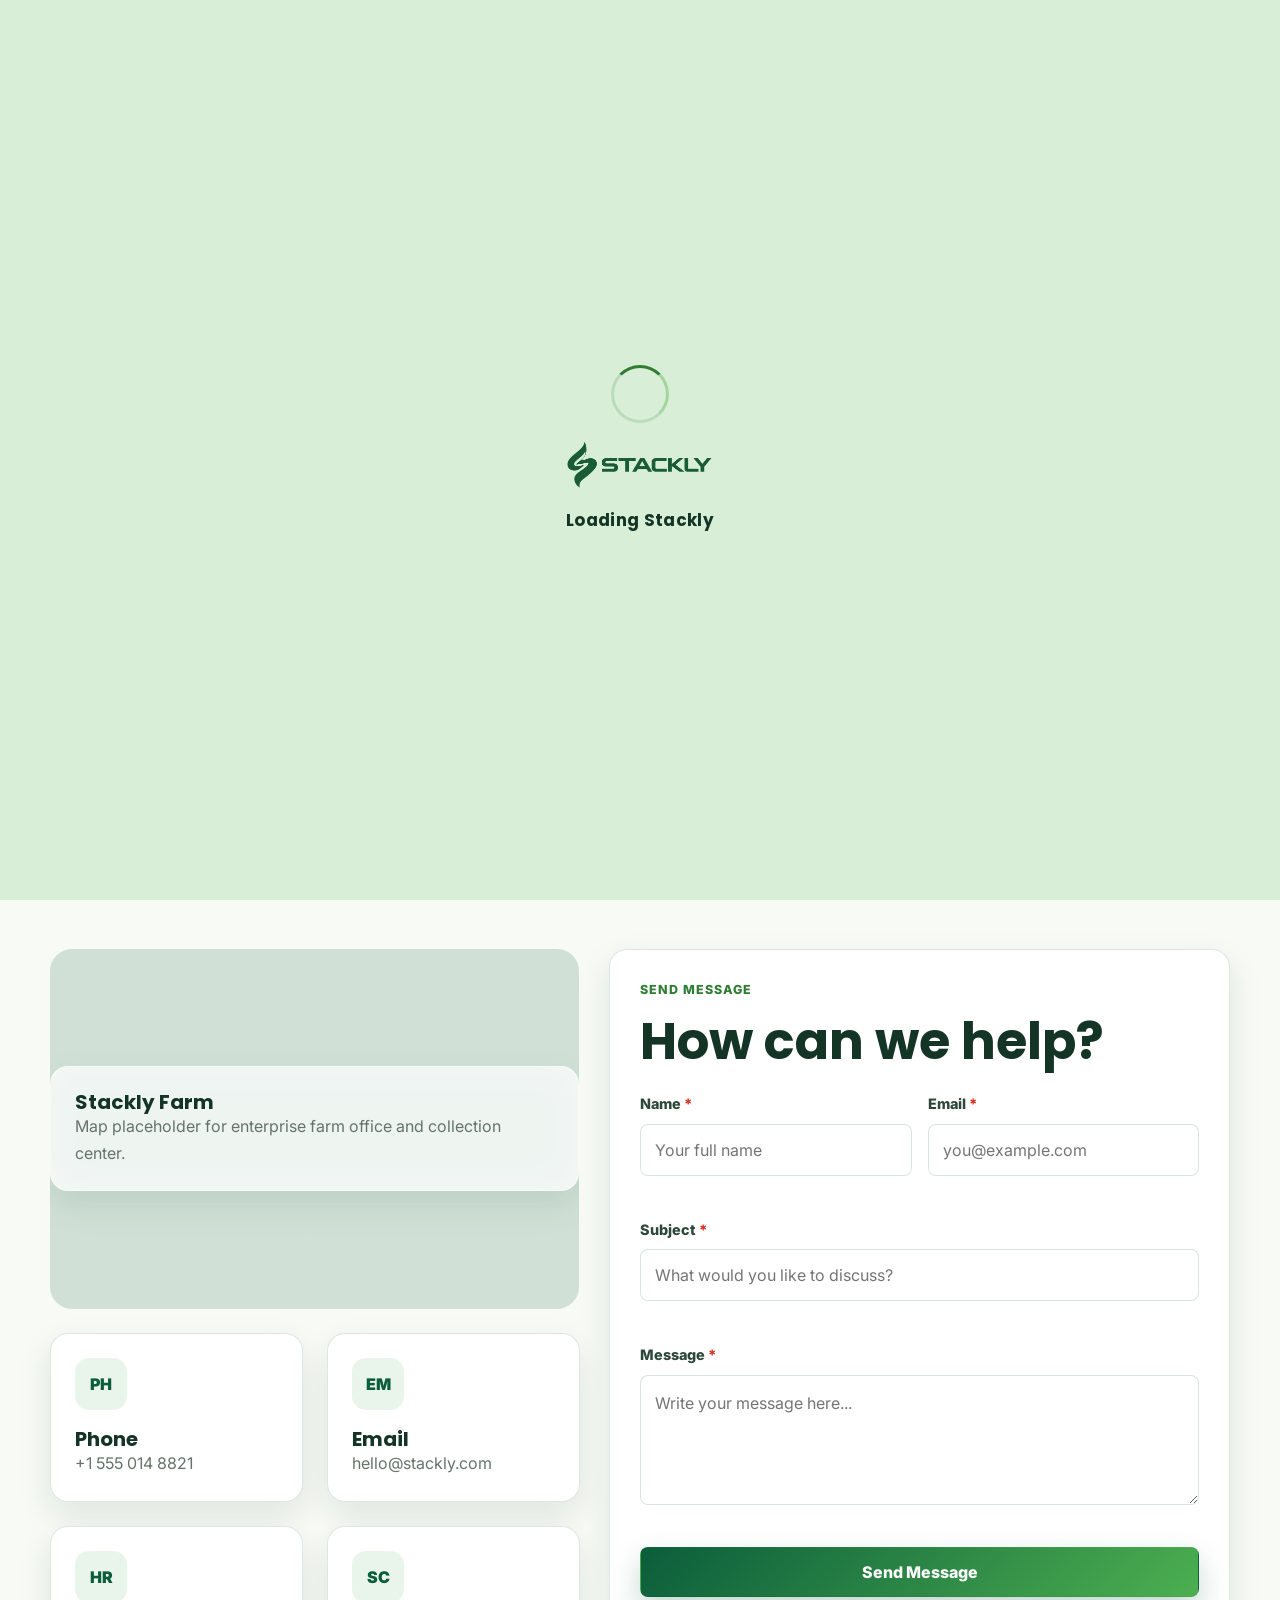
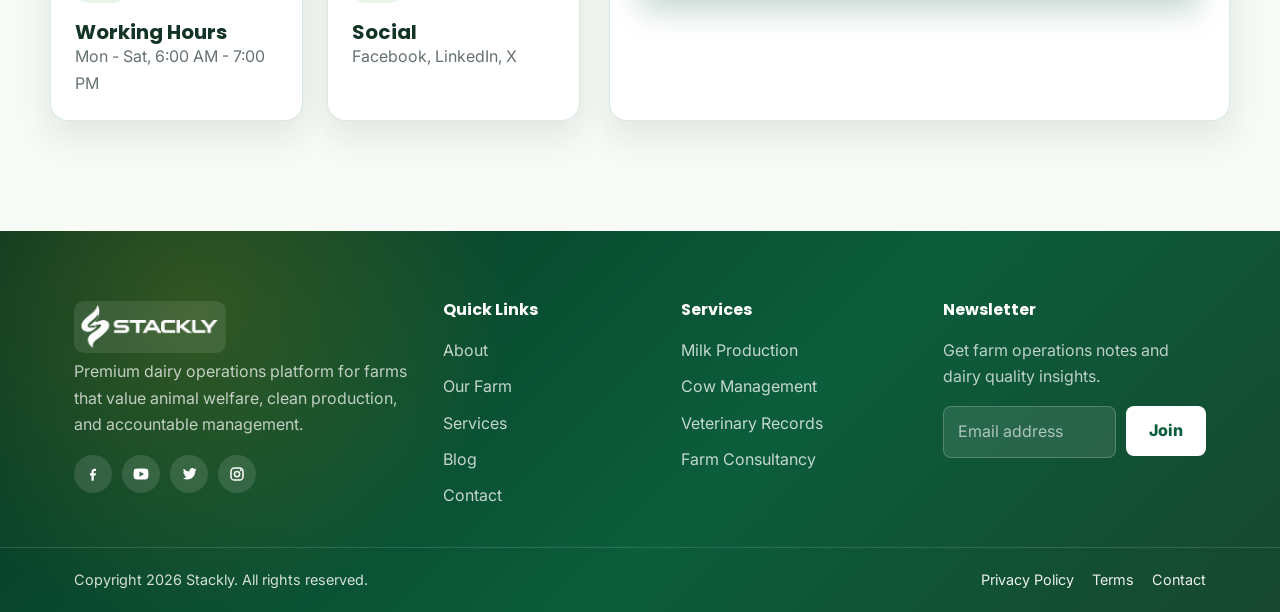
<file: contact.html>
﻿<!DOCTYPE html><html lang="en"><head><meta charset="UTF-8"><meta name="viewport" content="width=device-width, initial-scale=1.0"><meta name="description" content="Contact Stackly for dairy management, farm consultancy, and operations support."><title>Contact | Stackly</title><link rel="stylesheet" href="css/style.css"><link rel="stylesheet" href="css/animations.css"><link rel="stylesheet" href="https://unpkg.com/aos@2.3.4/dist/aos.css"></head><body><script>document.body.classList.add("is-loading");document.body.insertAdjacentHTML("afterbegin", `<div id="stackly-page-loader" class="page-loader" aria-hidden="true"><div class="page-loader-card" role="status" aria-live="polite" aria-label="Loading Stackly"><span class="page-loader-ring" aria-hidden="true"></span><span class="page-loader-logo"><img src="assets/images/logo stackly.webp" alt=""></span><strong>Loading Stackly</strong></div></div>`);</script>
<header class="site-header"><div class="nav-wrap"><a class="brand" href="index.html"><span class="brand-mark"><img src="assets/images/logo stackly.webp" alt="Stackly logo"></span></a><button class="menu-toggle" aria-label="Open navigation" aria-expanded="false"><span></span><span></span><span></span></button><div class="nav-panel"><nav class="nav-links"><a data-nav href="index.html">Home</a><a data-nav href="about.html">About</a><a data-nav href="our-farm.html">Our Farm</a><a data-nav href="services.html">Services</a><a data-nav href="blog.html">Blog</a><a data-nav href="contact.html">Contact</a></nav><div class="nav-actions"><a class="btn-outline" data-nav href="login.html">Login</a><a class="btn-solid" data-nav href="register.html">Register</a></div></div></div></header>
<main class="page-shell"><section class="page-hero" style="background-image:linear-gradient(120deg, rgba(4, 38, 24, 0.34) 0%, rgba(7, 55, 35, 0.2) 52%, rgba(7, 55, 35, 0.1) 100%), url('assets/images/pasture-care-background.webp'); background-size:cover, cover; background-position:center, center; background-repeat:no-repeat, no-repeat;"><div class="container reveal"><p class="section-kicker" style="color:#f7d96b">Contact</p><h1>Talk with the Stackly operations team.</h1><p class="lead">Reach out for dairy management, farm consultancy, or enterprise workflow support.</p></div></section>
<section class="section"><div class="container contact-layout"><div class="reveal"><div class="map-placeholder"><div class="glass card feature-card"><h3>Stackly Farm</h3><p>Map placeholder for enterprise farm office and collection center.</p></div></div><div class="grid-2" style="margin-top:24px"><article class="card feature-card"><span class="icon-box">PH</span><h3>Phone</h3><p>+1 555 014 8821</p></article><article class="card feature-card"><span class="icon-box">EM</span><h3>Email</h3><p>hello@stackly.com</p></article><article class="card feature-card"><span class="icon-box">HR</span><h3>Working Hours</h3><p>Mon - Sat, 6:00 AM - 7:00 PM</p></article><article class="card feature-card"><span class="icon-box">SC</span><h3>Social</h3><p>Facebook, LinkedIn, X</p></article></div></div><form class="card contact-form reveal" id="contactForm"><p class="section-kicker">Send message</p><h2>How can we help?</h2><div class="form-grid" style="margin-top:22px"><div class="form-row"><div class="form-field"><label for="name">Name <span class="required-mark" aria-hidden="true">*</span></label><input id="name" type="text" placeholder="Your full name" required><span class="error-message"></span></div><div class="form-field"><label for="email">Email <span class="required-mark" aria-hidden="true">*</span></label><input id="email" type="email" placeholder="you@example.com" required><span class="error-message"></span></div></div><div class="form-field"><label for="subject">Subject <span class="required-mark" aria-hidden="true">*</span></label><input id="subject" type="text" placeholder="What would you like to discuss?" required><span class="error-message"></span></div><div class="form-field"><label for="message">Message <span class="required-mark" aria-hidden="true">*</span></label><textarea id="message" placeholder="Write your message here..." required></textarea><span class="error-message"></span></div><button class="btn-solid" type="submit">Send Message</button><p class="success-message" aria-live="polite"></p></div></form></div></section></main>
<footer class="site-footer"><div class="footer-grid"><div class="footer-col"><a class="brand" href="index.html"><span class="brand-mark"><img src="assets/images/logo stackly.webp" alt="Stackly logo"></span></a><p>Premium dairy operations platform for farms that value animal welfare, clean production, and accountable management.</p><div class="social-row"><a href="404.html" aria-label="Facebook"><svg viewBox="0 0 24 24" aria-hidden="true"><path d="M14 8h2V5h-2c-2.2 0-4 1.8-4 4v2H8v3h2v7h3v-7h2.4l.6-3h-3V9c0-.6.4-1 1-1Z"/></svg></a><a href="404.html" aria-label="YouTube"><svg viewBox="0 0 24 24" aria-hidden="true"><path d="M21.5 7.2a3 3 0 0 0-2.1-2.1C17.5 4.6 12 4.6 12 4.6s-5.5 0-7.4.5a3 3 0 0 0-2.1 2.1A31.9 31.9 0 0 0 2 12a31.9 31.9 0 0 0 .5 4.8 3 3 0 0 0 2.1 2.1c1.9.5 7.4.5 7.4.5s5.5 0 7.4-.5a3 3 0 0 0 2.1-2.1A31.9 31.9 0 0 0 22 12a31.9 31.9 0 0 0-.5-4.8ZM10 15.5v-7l6 3.5-6 3.5Z"/></svg></a><a href="404.html" aria-label="Twitter"><svg viewBox="0 0 24 24" aria-hidden="true"><path d="M22 5.9c-.7.3-1.4.5-2.2.6.8-.5 1.3-1.2 1.6-2.1-.7.4-1.5.8-2.4.9A3.7 3.7 0 0 0 12.6 8c0 .3 0 .6.1.8A10.5 10.5 0 0 1 5.1 5a3.7 3.7 0 0 0 1.1 4.9c-.6 0-1.2-.2-1.7-.5v.1c0 1.8 1.3 3.3 3 3.6-.5.1-1.1.2-1.7.1.5 1.5 1.9 2.6 3.5 2.6A7.5 7.5 0 0 1 4 17.6a10.5 10.5 0 0 0 5.7 1.7c6.8 0 10.6-5.7 10.6-10.6v-.5c.7-.5 1.3-1.1 1.7-1.8Z"/></svg></a><a href="404.html" aria-label="Instagram"><svg viewBox="0 0 24 24" aria-hidden="true"><rect x="4" y="4" width="16" height="16" rx="4.5" fill="none" stroke="currentColor" stroke-width="2"/><circle cx="12" cy="12" r="3.5" fill="none" stroke="currentColor" stroke-width="2"/><circle cx="17" cy="7" r="1.2"/></svg></a></div></div><div class="footer-col"><h3>Quick Links</h3><ul><li><a href="about.html">About</a></li><li><a href="our-farm.html">Our Farm</a></li><li><a href="services.html">Services</a></li><li><a href="blog.html">Blog</a></li><li><a href="404.html">Contact</a></li></ul></div><div class="footer-col"><h3>Services</h3><ul><li><a href="404.html">Milk Production</a></li><li><a href="404.html">Cow Management</a></li><li><a href="404.html">Veterinary Records</a></li><li><a href="404.html">Farm Consultancy</a></li></ul></div><div class="footer-col"><h3>Newsletter</h3><p>Get farm operations notes and dairy quality insights.</p><form class="newsletter-form" data-newsletter><input type="email" placeholder="Email address" required><button class="btn-light" type="submit">Join</button><span class="success-message"></span></form></div></div><div class="footer-bottom"><div class="footer-bottom-inner"><span>Copyright <span data-year></span> Stackly. All rights reserved.</span><div class="footer-legal"><a href="404.html">Privacy Policy</a><a href="404.html">Terms</a><a href="404.html">Contact</a></div></div></div></footer><button class="back-to-top" aria-label="Back to top">&uarr;</button><script src="js/navigation.js"></script><script src="https://unpkg.com/aos@2.3.4/dist/aos.js"></script><script src="js/animations.js"></script><script src="js/main.js"></script><script>const contactForm=document.querySelector("#contactForm");const contactFields=[...contactForm.querySelectorAll("input,textarea")];const setFieldValidity=(field)=>{const label=contactForm.querySelector(`label[for="${field.id}"]`);const name=label?label.textContent.replace(/\s*\*/,"").trim():field.id; if(field.validity.valueMissing){field.setCustomValidity(`${name} is required.`);}else if(field.validity.typeMismatch){field.setCustomValidity("Please enter a valid email address.");}else{field.setCustomValidity("");}};contactFields.forEach((field)=>{field.addEventListener("invalid",()=>setFieldValidity(field));field.addEventListener("input",function(){this.setCustomValidity("");});field.addEventListener("blur",()=>setFieldValidity(field));});contactForm.addEventListener("submit",function(e){e.preventDefault();contactFields.forEach(setFieldValidity);if(!this.checkValidity()){this.reportValidity();return;}this.querySelector(".success-message").textContent="Message sent. Our farm team will respond soon.";this.reset();contactFields.forEach((field)=>field.setCustomValidity(""));});</script></body></html>
</file>
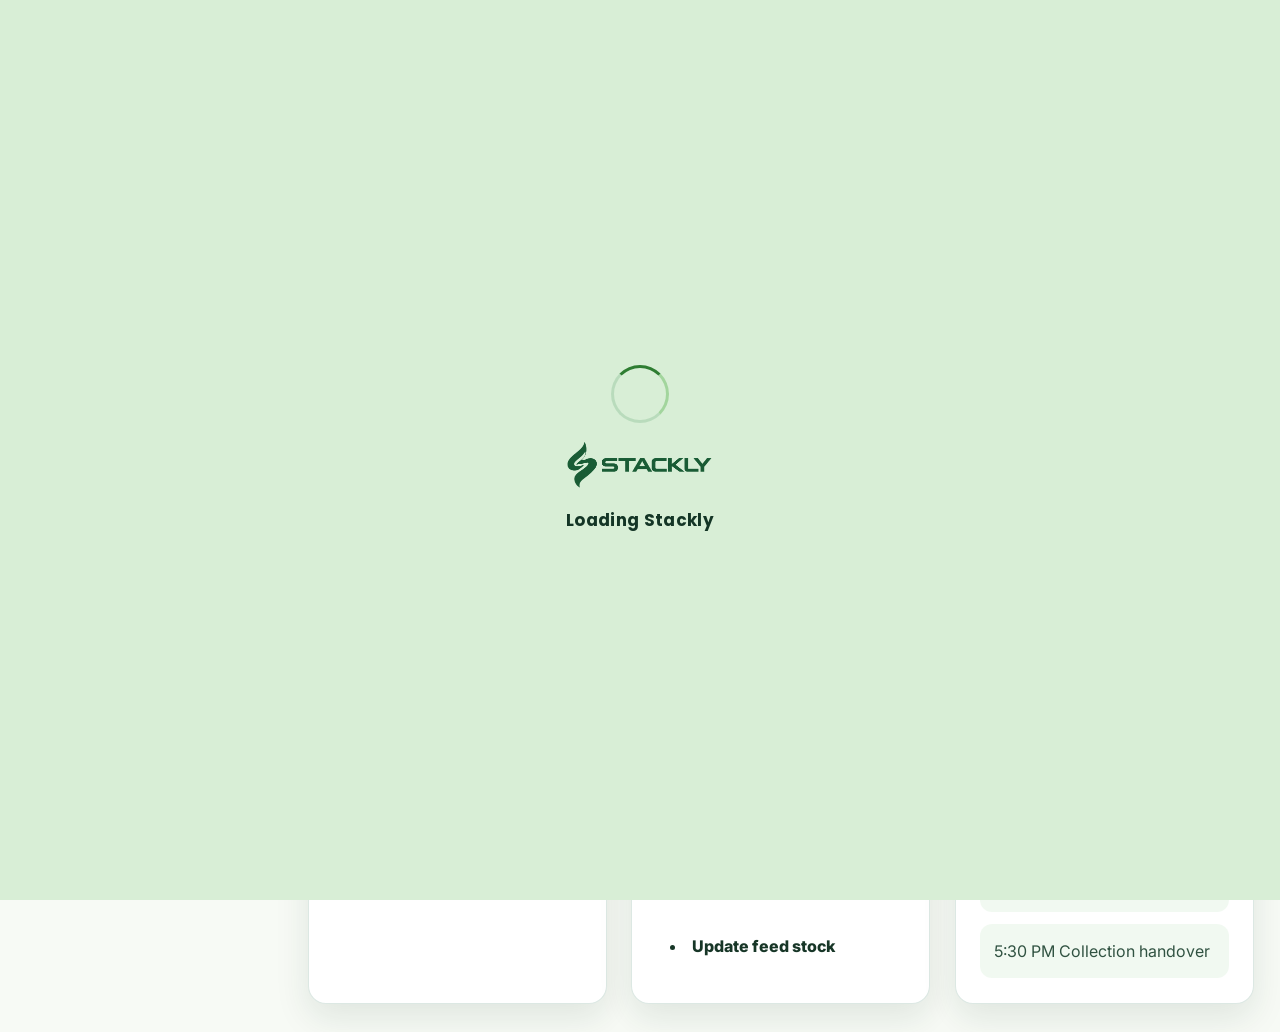
<file: dashboard.html>
<!DOCTYPE html>
<html lang="en">
<head>
  <meta charset="UTF-8">
  <meta name="viewport" content="width=device-width, initial-scale=1.0">
  <meta name="description" content="Stackly premium farm management dashboard.">
  <title>Dashboard | Stackly</title>
  <link rel="stylesheet" href="css/style.css">
  <link rel="stylesheet" href="css/animations.css">
  <link rel="stylesheet" href="https://unpkg.com/aos@2.3.4/dist/aos.css">
</head>
<body class="dashboard-body">
  <script>
    document.body.classList.add("is-loading");
    document.body.insertAdjacentHTML("afterbegin", `
      <div id="stackly-page-loader" class="page-loader" aria-hidden="true">
        <div class="page-loader-card" role="status" aria-live="polite" aria-label="Loading Stackly">
          <span class="page-loader-ring" aria-hidden="true"></span>
          <span class="page-loader-logo">
            <img src="assets/images/logo stackly.webp" alt="">
          </span>
          <strong>Loading Stackly</strong>
        </div>
      </div>
    `);
  </script>
  <main class="dashboard-shell page-shell">
    <aside class="dashboard-sidebar">
      <a class="brand" href="index.html">
        <span class="brand-mark"><img src="assets/images/logo stackly.webp" alt="Stackly logo"></span>
      </a>
      <nav class="dash-nav" aria-label="Dashboard navigation">
        <a href="#" class="active" data-dash-link="overview">Dashboard</a>
        <a href="#" data-dash-link="cows">Cow Management</a>
        <a href="#" data-dash-link="milk">Milk Production</a>
        <a href="#" data-dash-link="employees">Employees</a>
        <a href="#" data-dash-link="feed">Feed Inventory</a>
        <a href="#" data-dash-link="vet">Veterinary Records</a>
        <a href="#" data-dash-link="reports">Reports</a>
        <a href="#" data-dash-link="settings">Settings</a>
        <button type="button" data-logout>Logout</button>
      </nav>
    </aside>
    <div class="dashboard-backdrop" hidden aria-hidden="true"></div>

    <section class="dashboard-main">
      <div class="dashboard-mobile-bar">
        <a class="brand" href="index.html" aria-label="Stackly home">
          <span class="brand-mark"><img src="assets/images/logo stackly.webp" alt="Stackly logo"></span>
        </a>
        <button class="menu-toggle dashboard-menu-toggle" type="button" aria-label="Toggle sidebar menu" aria-expanded="false">
          <span></span><span></span><span></span>
        </button>
      </div>

      <div class="dashboard-topbar">
        <div>
          <p class="section-kicker">Operations overview</p>
          <h1 style="font-size:clamp(2rem,4vw,3.2rem)">Welcome, <span data-welcome-user>Farm Manager</span></h1>
        </div>
        <div class="dashboard-topbar-right">
          <span class="dashboard-email-chip" data-dashboard-email>Not signed in</span>
          <a class="btn-outline" href="404.html">View Website</a>
        </div>
      </div>

      <div data-dash-section="overview">
        <div class="grid-4">
          <article class="card dashboard-card reveal"><p>Daily Milk</p><strong class="stat-number" data-counter="1850" data-suffix=" L">0</strong></article>
          <article class="card dashboard-card reveal"><p>Healthy Cows</p><strong class="stat-number" data-counter="412">0</strong></article>
          <article class="card dashboard-card reveal"><p>Employees</p><strong class="stat-number" data-counter="36">0</strong></article>
          <article class="card dashboard-card reveal"><p>Feed Stock</p><strong class="stat-number" data-counter="84" data-suffix="%">0</strong></article>
        </div>

        <div class="grid-2" style="margin-top:24px">
          <article class="card dashboard-card reveal">
            <h3>Milk Collection Chart</h3>
            <div class="chart-bars">
              <span style="height:62%"></span>
              <span style="height:78%"></span>
              <span style="height:68%"></span>
              <span style="height:88%"></span>
              <span style="height:74%"></span>
              <span style="height:92%"></span>
              <span style="height:81%"></span>
            </div>
          </article>
          <article class="card dashboard-card reveal">
            <h3>Recent Activities</h3>
            <ul class="activity-list">
              <li>Evening collection closed at 912 liters.</li>
              <li>Vet follow-up scheduled for Barn B.</li>
              <li>Feed inventory reorder created for mineral mix.</li>
              <li>Quality lab approved Batch GV-2048.</li>
            </ul>
          </article>
        </div>

        <div class="grid-3" style="margin-top:24px">
          <article class="card dashboard-card reveal">
            <h3>Weather Widget</h3>
            <p>Partly cloudy, 24 C, light wind. Ideal grazing window before 3 PM.</p>
          </article>
          <article class="card dashboard-card reveal">
            <h3>Quick Actions</h3>
            <div class="feature-list">
              <li>Add milk record</li>
              <li>Create vet task</li>
              <li>Update feed stock</li>
            </div>
          </article>
          <article class="card dashboard-card reveal">
            <h3>Calendar & Tasks</h3>
            <ul class="task-list">
              <li>10:00 AM Quality audit</li>
              <li>2:00 PM Breeding review</li>
              <li>5:30 PM Collection handover</li>
            </ul>
          </article>
        </div>
      </div>

      <div data-dash-section="cows" hidden>
        <div class="section-head">
          <div>
            <p class="section-kicker">Cow management</p>
            <h2>Herd profiles and welfare notes</h2>
          </div>
        </div>
        <div class="grid-3">
          <article class="card dashboard-card"><h3>GV-118 Daisy</h3><p>Holstein, lactation day 86, excellent appetite.</p></article>
          <article class="card dashboard-card"><h3>GV-204 Clover</h3><p>Pregnancy check due this week.</p></article>
          <article class="card dashboard-card"><h3>GV-311 Maple</h3><p>Milk yield trending 8% above monthly average.</p></article>
        </div>
      </div>

      <div data-dash-section="milk" hidden>
        <div class="section-head">
          <div>
            <p class="section-kicker">Milk production</p>
            <h2>Collection and quality summary</h2>
          </div>
        </div>
        <div class="grid-3">
          <article class="card dashboard-card"><h3>Morning</h3><strong class="stat-number">938 L</strong></article>
          <article class="card dashboard-card"><h3>Evening</h3><strong class="stat-number">912 L</strong></article>
          <article class="card dashboard-card"><h3>Quality</h3><strong class="stat-number">98%</strong></article>
        </div>
      </div>

      <div data-dash-section="employees" hidden>
        <div class="section-head">
          <div>
            <p class="section-kicker">Employees</p>
            <h2>Shift assignments</h2>
          </div>
        </div>
        <ul class="activity-list">
          <li>Ana - milking lane lead</li>
          <li>Marcus - feed and storage</li>
          <li>Leah - veterinary records</li>
          <li>Owen - quality lab</li>
        </ul>
      </div>

      <div data-dash-section="feed" hidden>
        <div class="section-head">
          <div>
            <p class="section-kicker">Feed inventory</p>
            <h2>Stock and reorder visibility</h2>
          </div>
        </div>
        <div class="grid-3">
          <article class="card dashboard-card"><h3>Silage</h3><p>18 days remaining</p></article>
          <article class="card dashboard-card"><h3>Mineral Mix</h3><p>Reorder required</p></article>
          <article class="card dashboard-card"><h3>Grain</h3><p>Stable supply</p></article>
        </div>
      </div>

      <div data-dash-section="vet" hidden>
        <div class="section-head">
          <div>
            <p class="section-kicker">Veterinary records</p>
            <h2>Care plans and treatments</h2>
          </div>
        </div>
        <ul class="activity-list">
          <li>Vaccination group A completed.</li>
          <li>Hoof care review due Friday.</li>
          <li>Recovery pen observation updated.</li>
        </ul>
      </div>

      <div data-dash-section="reports" hidden>
        <div class="section-head">
          <div>
            <p class="section-kicker">Reports</p>
            <h2>Board-ready operations summaries</h2>
          </div>
        </div>
        <div class="grid-3">
          <article class="card dashboard-card"><h3>Milk Yield Report</h3><p>Daily and weekly production patterns.</p></article>
          <article class="card dashboard-card"><h3>Health Report</h3><p>Treatment and vaccination compliance.</p></article>
          <article class="card dashboard-card"><h3>Cost Report</h3><p>Feed and labor trend overview.</p></article>
        </div>
      </div>

      <div data-dash-section="settings" hidden>
        <div class="section-head">
          <div>
            <p class="section-kicker">Settings</p>
            <h2>Farm workspace controls</h2>
          </div>
        </div>
        <form class="card contact-form" style="max-width:620px">
          <div class="form-grid">
            <div class="form-field"><label>Farm Name</label><input value="Stackly"></div>
            <div class="form-field"><label>Report Email</label><input type="email" value="reports@stackly.com"></div>
            <button class="btn-solid" type="button">Save Settings</button>
          </div>
        </form>
      </div>
    </section>
  </main>

  <script src="js/navigation.js"></script>
  <script src="https://unpkg.com/aos@2.3.4/dist/aos.js"></script>
  <script src="js/animations.js"></script>
  <script src="js/counter.js"></script>
  <script src="js/dashboard.js"></script>
  <script src="js/main.js"></script>
</body>
</html>
</file>
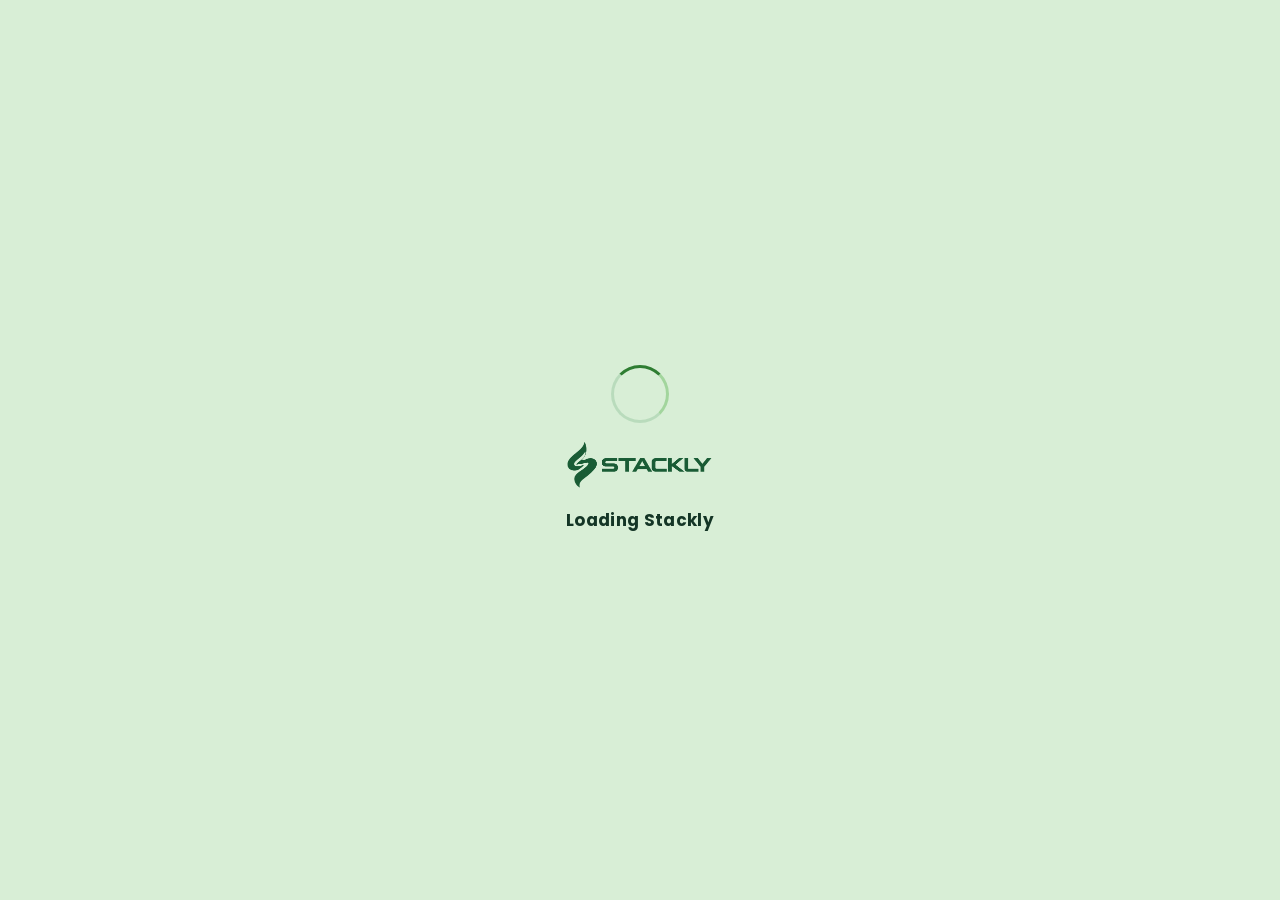
<file: login.html>
<!DOCTYPE html>
<html lang="en">
<head>
  <meta charset="UTF-8">
  <meta name="viewport" content="width=device-width, initial-scale=1.0">
  <meta name="description" content="Login to the Stackly management dashboard.">
  <title>Login | Stackly</title>
  <link rel="stylesheet" href="css/style.css?v=5">
  <link rel="stylesheet" href="css/animations.css">
  <link rel="stylesheet" href="https://unpkg.com/aos@2.3.4/dist/aos.css">
</head>
<body>
  <script>
    document.body.classList.add("is-loading");
    document.body.insertAdjacentHTML("afterbegin", `
      <div id="stackly-page-loader" class="page-loader" aria-hidden="true">
        <div class="page-loader-card" role="status" aria-live="polite" aria-label="Loading Stackly">
          <span class="page-loader-ring" aria-hidden="true"></span>
          <span class="page-loader-logo">
            <img src="assets/images/logo stackly.webp" alt="">
          </span>
          <strong>Loading Stackly</strong>
        </div>
      </div>
    `);
  </script>
  <main class="auth-page page-shell">
    <section class="container auth-layout">
      <div class="auth-copy reveal">
        <a class="auth-logo" href="index.html" aria-label="Stackly home">
          <img src="assets/images/logo stackly.webp" alt="Stackly logo">
        </a>
        <h1>Welcome back to the farm command center.</h1>
        <p class="lead">
          Sign in to review milk collection, herd health, employee tasks, feed inventory, and farm reports.
        </p>

        <div class="auth-highlights" aria-label="Login benefits">
          <div class="auth-highlight">
            <strong>Secure access</strong>
            <span>Role-based login for farm operations.</span>
          </div>
          <div class="auth-highlight">
            <strong>Daily overview</strong>
            <span>Quick access to records, tasks, and alerts.</span>
          </div>
          <div class="auth-highlight">
            <strong>Trusted team use</strong>
            <span>Built for managers, supervisors, and staff.</span>
          </div>
        </div>

      </div>

      <form class="auth-card glass reveal fade-right" id="loginForm" autocomplete="off" novalidate>
        <div class="auth-card-header">
          <p class="section-kicker">Secure login</p>
          <h2>Login</h2>
          <p class="auth-card-note">Choose your role and sign in to continue.</p>
        </div>

        <div class="form-grid auth-form-grid">
          <div class="form-field">
            <label for="email">Email</label>
            <input id="email" type="email" name="login-email" autocomplete="off" autocapitalize="off" spellcheck="false" placeholder="you@example.com" required>
            <span class="error-message"></span>
          </div>

          <div class="form-field">
            <label for="password">Password</label>
            <div class="password-wrap">
              <input id="password" type="password" name="login-password" autocomplete="new-password" autocapitalize="off" spellcheck="false" placeholder="Enter your password" required>
              <button class="toggle-password" type="button" data-target="#password" aria-label="Show password" aria-pressed="false">
                <svg class="icon-eye" viewBox="0 0 24 24" aria-hidden="true"></svg>
              </button>
            </div>
            <span class="error-message"></span>
          </div>

          <div class="form-field">
            <label for="role">Select role</label>
            <select id="role" name="login-role" autocomplete="off" required>
              <option value="" selected disabled>Choose a role</option>
              <option value="manager">Manager</option>
              <option value="supervisor">Supervisor</option>
              <option value="staff">Staff</option>
            </select>
            <span class="error-message"></span>
          </div>

          <div class="auth-tools">
            <label>
              <input id="rememberMe" name="remember-me" type="checkbox" required>
              Remember me
            </label>
            <a href="404.html">Forgot password?</a>
          </div>
          <span class="error-message" id="rememberError"></span>

          <button class="btn-solid auth-submit" type="submit">Login</button>
          <p class="auth-footnote">New to Stackly? <a href="register.html">Create an account</a></p>

          <div class="auth-socials auth-socials--card" aria-label="Social media links">
            <a class="auth-social auth-social--card" href="404.html" aria-label="Facebook">
              <svg viewBox="0 0 24 24" aria-hidden="true">
                <path d="M14 8h2V5h-2c-2.2 0-4 1.8-4 4v2H8v3h2v7h3v-7h2.4l.6-3h-3V9c0-.6.4-1 1-1Z"></path>
              </svg>
            </a>
            <a class="auth-social auth-social--card" href="404.html" aria-label="Instagram">
              <svg viewBox="0 0 24 24" aria-hidden="true">
                <rect x="4" y="4" width="16" height="16" rx="4.5" fill="none" stroke="currentColor" stroke-width="2"></rect>
                <circle cx="12" cy="12" r="3.5" fill="none" stroke="currentColor" stroke-width="2"></circle>
                <circle cx="17" cy="7" r="1.2"></circle>
              </svg>
            </a>
            <a class="auth-social auth-social--card" href="404.html" aria-label="Twitter">
              <svg viewBox="0 0 24 24" aria-hidden="true">
                <path d="M22 5.9c-.7.3-1.4.5-2.2.6.8-.5 1.3-1.2 1.6-2.1-.7.4-1.5.8-2.4.9A3.7 3.7 0 0 0 12.6 8c0 .3 0 .6.1.8A10.5 10.5 0 0 1 5.1 5a3.7 3.7 0 0 0 1.1 4.9c-.6 0-1.2-.2-1.7-.5v.1c0 1.8 1.3 3.3 3 3.6-.5.1-1.1.2-1.7.1.5 1.5 1.9 2.6 3.5 2.6A7.5 7.5 0 0 1 4 17.6a10.5 10.5 0 0 0 5.7 1.7c6.8 0 10.6-5.7 10.6-10.6v-.5c.7-.5 1.3-1.1 1.7-1.8Z"></path>
              </svg>
            </a>
            <a class="auth-social auth-social--card" href="404.html" aria-label="YouTube">
              <svg viewBox="0 0 24 24" aria-hidden="true">
                <rect x="3" y="6" width="18" height="12" rx="4" fill="none" stroke="currentColor" stroke-width="2"></rect>
                <path d="M10 9.5v5l4-2.5-4-2.5Z"></path>
              </svg>
            </a>
          </div>
        </div>
      </form>
    </section>
  </main>

  <script src="js/navigation.js"></script>
  <script src="https://unpkg.com/aos@2.3.4/dist/aos.js"></script>
  <script src="js/animations.js"></script>
  <script src="js/login.js"></script>
  <script src="js/main.js"></script>
</body>
</html>
</file>
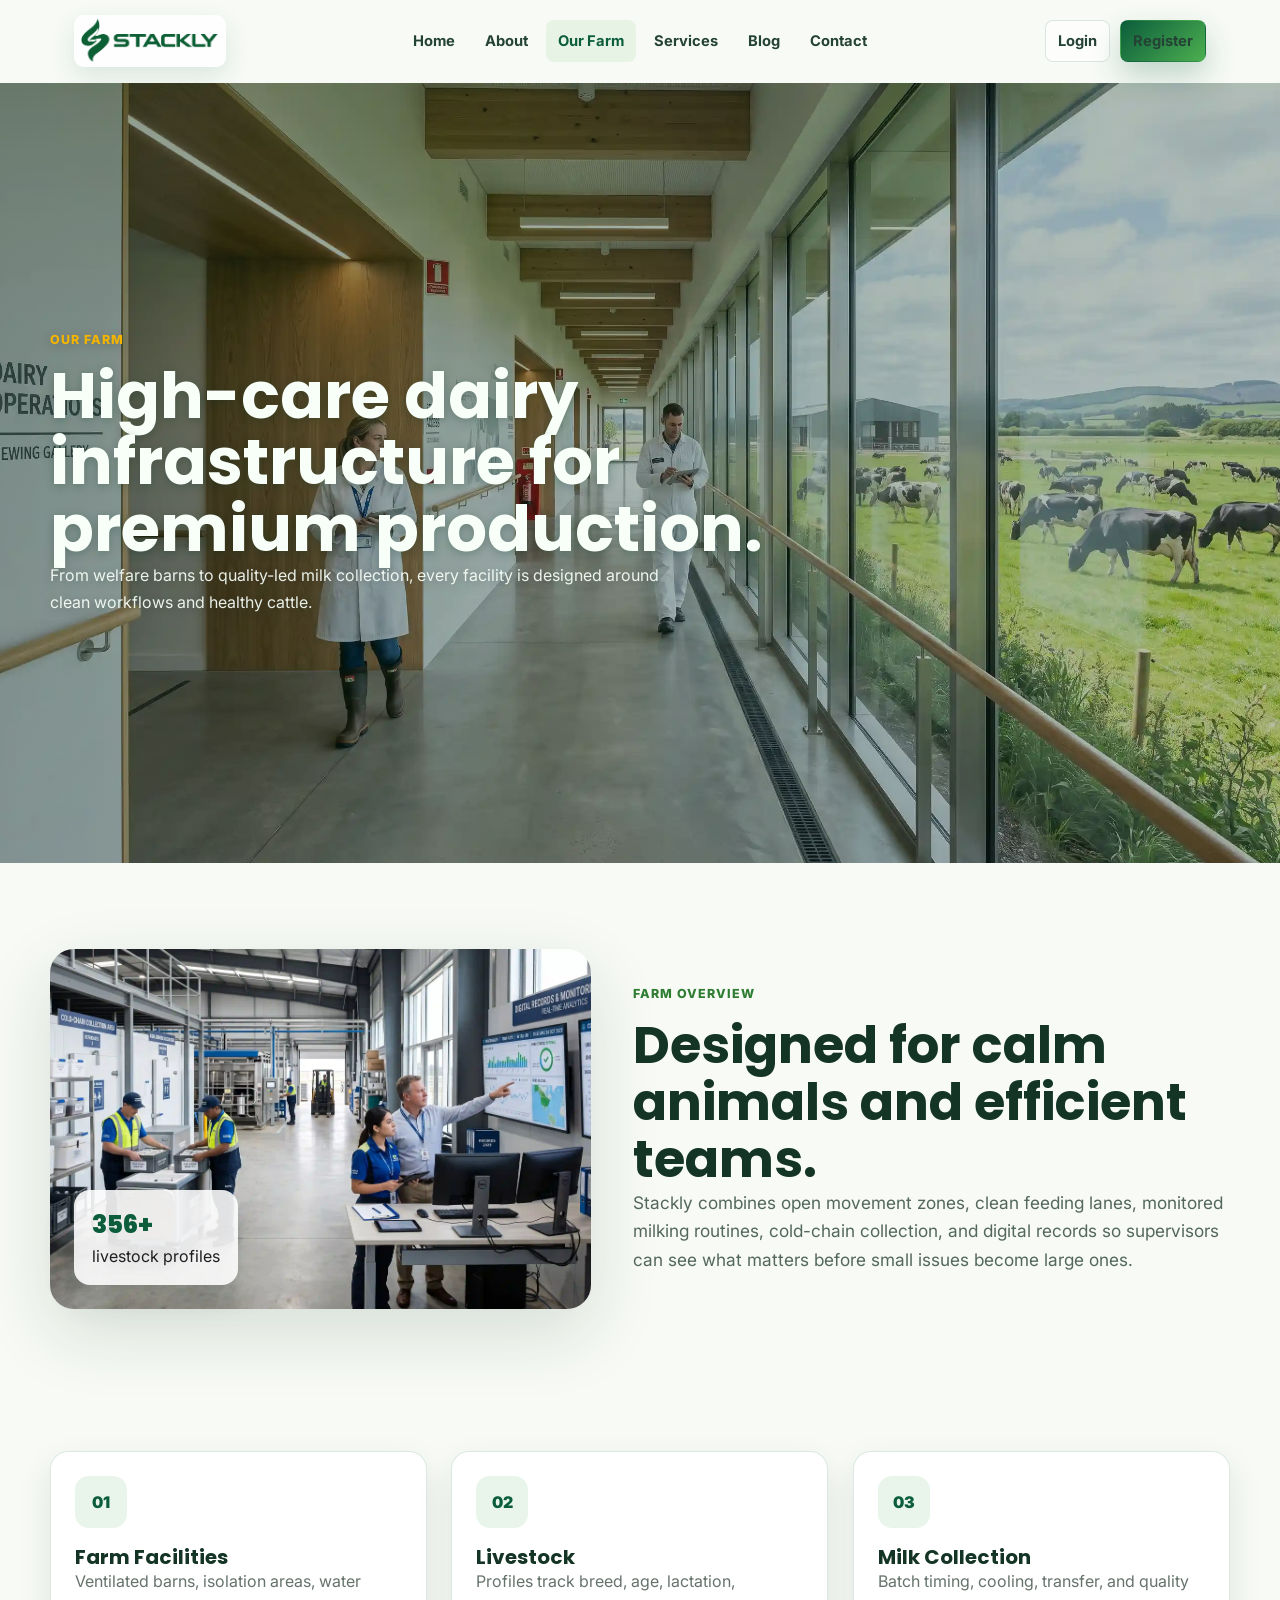
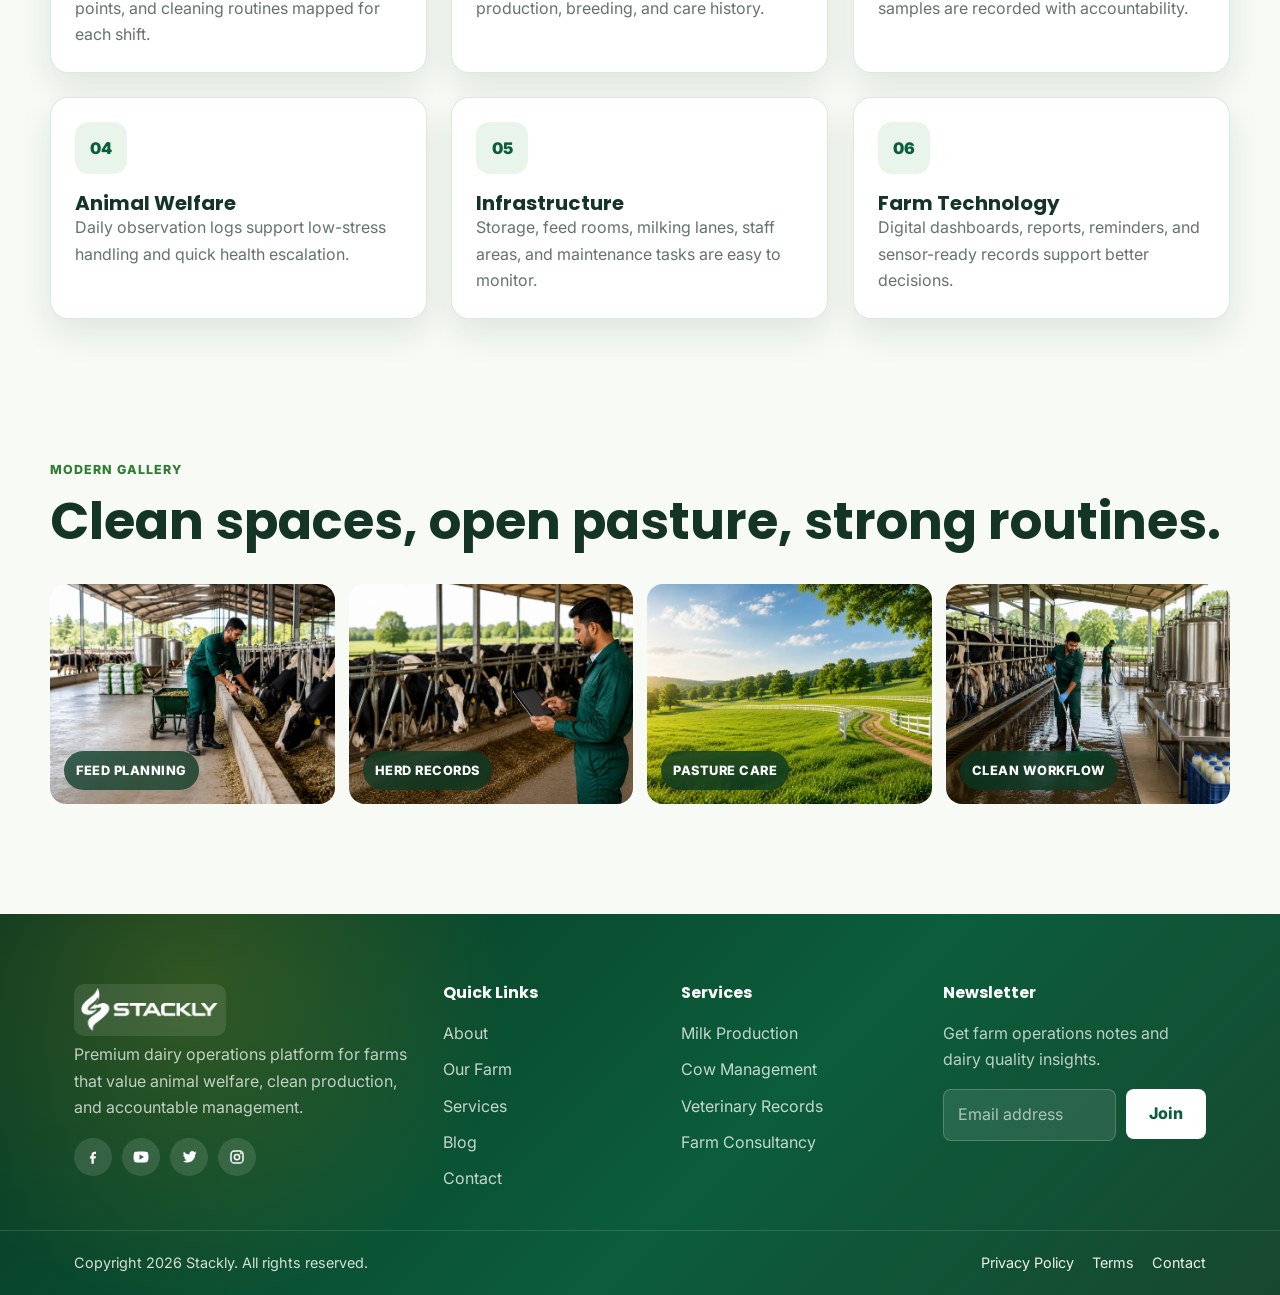
<file: our-farm.html>
<!DOCTYPE html><html lang="en"><head><meta charset="UTF-8"><meta name="viewport" content="width=device-width, initial-scale=1.0"><meta name="description" content="Explore Stackly facilities, livestock, milk collection, welfare, infrastructure, and farm technology."><title>Our Farm | Stackly</title><link rel="stylesheet" href="css/style.css"><link rel="stylesheet" href="css/animations.css"><link rel="stylesheet" href="https://unpkg.com/aos@2.3.4/dist/aos.css"></head><body><script>document.body.classList.add("is-loading");document.body.insertAdjacentHTML("afterbegin", `<div id="stackly-page-loader" class="page-loader" aria-hidden="true"><div class="page-loader-card" role="status" aria-live="polite" aria-label="Loading Stackly"><span class="page-loader-ring" aria-hidden="true"></span><span class="page-loader-logo"><img src="assets/images/logo stackly.webp" alt=""></span><strong>Loading Stackly</strong></div></div>`);</script>
<header class="site-header"><div class="nav-wrap"><a class="brand" href="index.html"><span class="brand-mark"><img src="assets/images/logo stackly.webp" alt="Stackly logo"></span></a><button class="menu-toggle" aria-label="Open navigation" aria-expanded="false"><span></span><span></span><span></span></button><div class="nav-panel"><nav class="nav-links"><a data-nav href="index.html">Home</a><a data-nav href="about.html">About</a><a data-nav href="our-farm.html">Our Farm</a><a data-nav href="services.html">Services</a><a data-nav href="blog.html">Blog</a><a data-nav href="contact.html">Contact</a></nav><div class="nav-actions"><a class="btn-outline" data-nav href="login.html">Login</a><a class="btn-solid" data-nav href="register.html">Register</a></div></div></div></header>
<main class="page-shell"><section class="page-hero" style="background-image:linear-gradient(120deg, rgba(4, 38, 24, 0.34) 0%, rgba(7, 55, 35, 0.2) 52%, rgba(7, 55, 35, 0.1) 100%), url('assets/images/Our_farm_herosection.webp'); background-size:cover, cover; background-position:center, center; background-repeat:no-repeat, no-repeat;"><div class="container reveal"><p class="section-kicker" style="color:#f7d96b">Our farm</p><h1>High-care dairy infrastructure for premium production.</h1><p class="lead">From welfare barns to quality-led milk collection, every facility is designed around clean workflows and healthy cattle.</p></div></section>
<section class="section"><div class="container split"><div class="image-stack reveal fade-left"><img src="assets/images/Farmview.webp" alt="Stackly farm view with clean dairy infrastructure"><div class="image-badge"><strong data-counter="420" data-suffix="+">0</strong><span>livestock profiles</span></div></div><div class="reveal"><p class="section-kicker">Farm overview</p><h2>Designed for calm animals and efficient teams.</h2><p class="lead">Stackly combines open movement zones, clean feeding lanes, monitored milking routines, cold-chain collection, and digital records so supervisors can see what matters before small issues become large ones.</p></div></div></section>
<section class="section compact"><div class="container grid-3"><article class="card feature-card reveal"><span class="icon-box">01</span><h3>Farm Facilities</h3><p>Ventilated barns, isolation areas, water points, and cleaning routines mapped for each shift.</p></article><article class="card feature-card reveal"><span class="icon-box">02</span><h3>Livestock</h3><p>Profiles track breed, age, lactation, production, breeding, and care history.</p></article><article class="card feature-card reveal"><span class="icon-box">03</span><h3>Milk Collection</h3><p>Batch timing, cooling, transfer, and quality samples are recorded with accountability.</p></article><article class="card feature-card reveal"><span class="icon-box">04</span><h3>Animal Welfare</h3><p>Daily observation logs support low-stress handling and quick health escalation.</p></article><article class="card feature-card reveal"><span class="icon-box">05</span><h3>Infrastructure</h3><p>Storage, feed rooms, milking lanes, staff areas, and maintenance tasks are easy to monitor.</p></article><article class="card feature-card reveal"><span class="icon-box">06</span><h3>Farm Technology</h3><p>Digital dashboards, reports, reminders, and sensor-ready records support better decisions.</p></article></div></section>
<section class="section"><div class="container"><div class="section-head reveal"><div><p class="section-kicker">Modern gallery</p><h2>Clean spaces, open pasture, strong routines.</h2></div></div><div class="gallery-grid reveal"><article class="gallery-frame"><img src="assets/images/feed-planning-background.webp" alt="Feed planning landscape"><span class="gallery-label">Feed Planning</span></article><article class="gallery-frame"><img src="assets/images/herd-records-background.webp" alt="Herd records in the dairy farm"><span class="gallery-label">Herd Records</span></article><article class="gallery-frame"><img src="assets/images/pasture-care-background.webp" alt="Pasture care and open green farm"><span class="gallery-label">Pasture Care</span></article><article class="gallery-frame"><img src="assets/images/clean-workflow-quality-led-operations.webp" alt="Clean workflow and quality-led operations"><span class="gallery-label">Clean Workflow</span></article></div></div></section></main>
<footer class="site-footer"><div class="footer-grid"><div class="footer-col"><a class="brand" href="index.html"><span class="brand-mark"><img src="assets/images/logo stackly.webp" alt="Stackly logo"></span></a><p>Premium dairy operations platform for farms that value animal welfare, clean production, and accountable management.</p><div class="social-row"><a href="404.html" aria-label="Facebook"><svg viewBox="0 0 24 24" aria-hidden="true"><path d="M14 8h2V5h-2c-2.2 0-4 1.8-4 4v2H8v3h2v7h3v-7h2.4l.6-3h-3V9c0-.6.4-1 1-1Z"/></svg></a><a href="404.html" aria-label="YouTube"><svg viewBox="0 0 24 24" aria-hidden="true"><path d="M21.5 7.2a3 3 0 0 0-2.1-2.1C17.5 4.6 12 4.6 12 4.6s-5.5 0-7.4.5a3 3 0 0 0-2.1 2.1A31.9 31.9 0 0 0 2 12a31.9 31.9 0 0 0 .5 4.8 3 3 0 0 0 2.1 2.1c1.9.5 7.4.5 7.4.5s5.5 0 7.4-.5a3 3 0 0 0 2.1-2.1A31.9 31.9 0 0 0 22 12a31.9 31.9 0 0 0-.5-4.8ZM10 15.5v-7l6 3.5-6 3.5Z"/></svg></a><a href="404.html" aria-label="Twitter"><svg viewBox="0 0 24 24" aria-hidden="true"><path d="M22 5.9c-.7.3-1.4.5-2.2.6.8-.5 1.3-1.2 1.6-2.1-.7.4-1.5.8-2.4.9A3.7 3.7 0 0 0 12.6 8c0 .3 0 .6.1.8A10.5 10.5 0 0 1 5.1 5a3.7 3.7 0 0 0 1.1 4.9c-.6 0-1.2-.2-1.7-.5v.1c0 1.8 1.3 3.3 3 3.6-.5.1-1.1.2-1.7.1.5 1.5 1.9 2.6 3.5 2.6A7.5 7.5 0 0 1 4 17.6a10.5 10.5 0 0 0 5.7 1.7c6.8 0 10.6-5.7 10.6-10.6v-.5c.7-.5 1.3-1.1 1.7-1.8Z"/></svg></a><a href="404.html" aria-label="Instagram"><svg viewBox="0 0 24 24" aria-hidden="true"><rect x="4" y="4" width="16" height="16" rx="4.5" fill="none" stroke="currentColor" stroke-width="2"/><circle cx="12" cy="12" r="3.5" fill="none" stroke="currentColor" stroke-width="2"/><circle cx="17" cy="7" r="1.2"/></svg></a></div></div><div class="footer-col"><h3>Quick Links</h3><ul><li><a href="about.html">About</a></li><li><a href="our-farm.html">Our Farm</a></li><li><a href="services.html">Services</a></li><li><a href="blog.html">Blog</a></li><li><a href="404.html">Contact</a></li></ul></div><div class="footer-col"><h3>Services</h3><ul><li><a href="404.html">Milk Production</a></li><li><a href="404.html">Cow Management</a></li><li><a href="404.html">Veterinary Records</a></li><li><a href="404.html">Farm Consultancy</a></li></ul></div><div class="footer-col"><h3>Newsletter</h3><p>Get farm operations notes and dairy quality insights.</p><form class="newsletter-form" data-newsletter><input type="email" placeholder="Email address" required><button class="btn-light" type="submit">Join</button><span class="success-message"></span></form></div></div><div class="footer-bottom"><div class="footer-bottom-inner"><span>Copyright <span data-year></span> Stackly. All rights reserved.</span><div class="footer-legal"><a href="404.html">Privacy Policy</a><a href="404.html">Terms</a><a href="404.html">Contact</a></div></div></div></footer><button class="back-to-top" aria-label="Back to top">&uarr;</button><script src="js/navigation.js"></script><script src="https://unpkg.com/aos@2.3.4/dist/aos.js"></script><script src="js/animations.js"></script><script src="js/counter.js"></script><script src="js/main.js"></script></body></html>
</file>
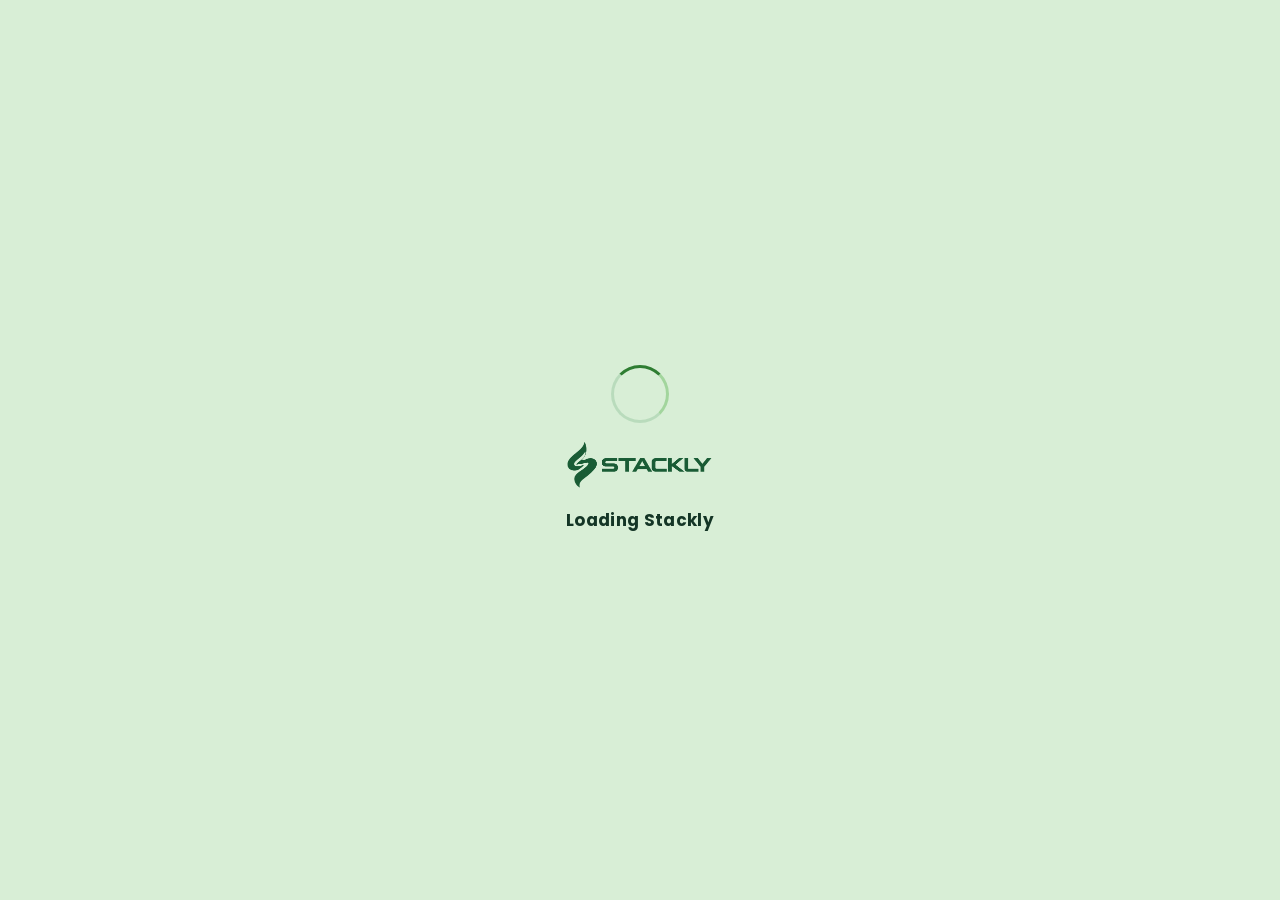
<file: register.html>
<!DOCTYPE html>
<html lang="en">
<head>
  <meta charset="UTF-8">
  <meta name="viewport" content="width=device-width, initial-scale=1.0">
  <meta name="description" content="Register for Stackly farm management access.">
  <title>Register | Stackly</title>
  <link rel="stylesheet" href="css/style.css?v=5">
  <link rel="stylesheet" href="css/animations.css">
  <link rel="stylesheet" href="https://unpkg.com/aos@2.3.4/dist/aos.css">
</head>
<body>
  <script>
    document.body.classList.add("is-loading");
    document.body.insertAdjacentHTML("afterbegin", `
      <div id="stackly-page-loader" class="page-loader" aria-hidden="true">
        <div class="page-loader-card" role="status" aria-live="polite" aria-label="Loading Stackly">
          <span class="page-loader-ring" aria-hidden="true"></span>
          <span class="page-loader-logo">
            <img src="assets/images/logo stackly.webp" alt="">
          </span>
          <strong>Loading Stackly</strong>
        </div>
      </div>
    `);
  </script>
  <main class="auth-page page-shell">
    <section class="container auth-layout">
      <div class="auth-copy reveal">
        <a class="auth-logo" href="index.html" aria-label="Stackly home">
          <img src="assets/images/logo stackly.webp" alt="Stackly logo">
        </a>
        <h1>Create a premium dairy operations account.</h1>
        <p class="lead">
          Register your team lead profile and continue to the login page to access the dashboard.
        </p>
      </div>

      <form class="auth-card glass reveal fade-right" id="registerForm" novalidate>
        <div class="auth-card-header">
          <p class="section-kicker">Create account</p>
          <h2>Register</h2>
          <p class="auth-card-note">Fill in your details to create your account.</p>
        </div>

        <div class="form-grid auth-form-grid">
          <div class="form-row">
            <div class="form-field">
              <label for="firstName">First Name</label>
              <input id="firstName" type="text" name="first-name" autocomplete="given-name" autocapitalize="words" spellcheck="false" placeholder="Enter first name" required>
              <span class="error-message"></span>
            </div>
            <div class="form-field">
              <label for="lastName">Last Name</label>
              <input id="lastName" type="text" name="last-name" autocomplete="family-name" autocapitalize="words" spellcheck="false" placeholder="Enter last name" required>
              <span class="error-message"></span>
            </div>
          </div>

          <div class="form-row">
            <div class="form-field">
              <label for="email">Email</label>
              <input id="email" type="email" name="email" autocomplete="email" autocapitalize="off" spellcheck="false" placeholder="you@example.com" required>
              <span class="error-message"></span>
            </div>
            <div class="form-field">
              <label for="phone">Phone</label>
              <input id="phone" type="tel" name="phone" autocomplete="tel" inputmode="numeric" pattern="[0-9]{10,15}" maxlength="15" placeholder="Enter phone number" required>
              <span class="error-message"></span>
            </div>
          </div>

          <div class="form-row">
            <div class="form-field">
              <label for="password">Password</label>
              <div class="password-wrap">
                <input id="password" type="password" name="password" autocomplete="new-password" autocapitalize="off" spellcheck="false" placeholder="Create a password" required>
                <button class="toggle-password" type="button" data-target="#password" aria-label="Show password" aria-pressed="false">
                  <svg class="icon-eye" viewBox="0 0 24 24" aria-hidden="true"></svg>
                </button>
              </div>
              <span class="error-message"></span>
            </div>

            <div class="form-field">
              <label for="confirmPassword">Confirm Password</label>
              <div class="password-wrap">
                <input id="confirmPassword" type="password" name="confirm-password" autocomplete="new-password" autocapitalize="off" spellcheck="false" placeholder="Confirm your password" required>
                <button class="toggle-password" type="button" data-target="#confirmPassword" aria-label="Show password" aria-pressed="false">
                  <svg class="icon-eye" viewBox="0 0 24 24" aria-hidden="true"></svg>
                </button>
              </div>
              <span class="error-message"></span>
            </div>
          </div>

          <div class="check-row">
            <label><input id="terms" name="terms" type="checkbox" required> I accept the farm data policy</label>
          </div>
          <span class="error-message" id="termsError"></span>

          <button class="btn-solid auth-submit" type="submit">Create Account</button>
          <p class="auth-footnote">Already have an account? <a href="login.html">Login</a></p>
        </div>
      </form>
    </section>
  </main>

  <script src="js/navigation.js"></script>
  <script src="https://unpkg.com/aos@2.3.4/dist/aos.js"></script>
  <script src="js/animations.js"></script>
  <script src="js/login.js"></script>
  <script src="js/register.js"></script>
  <script src="js/main.js"></script>
</body>
</html>
</file>
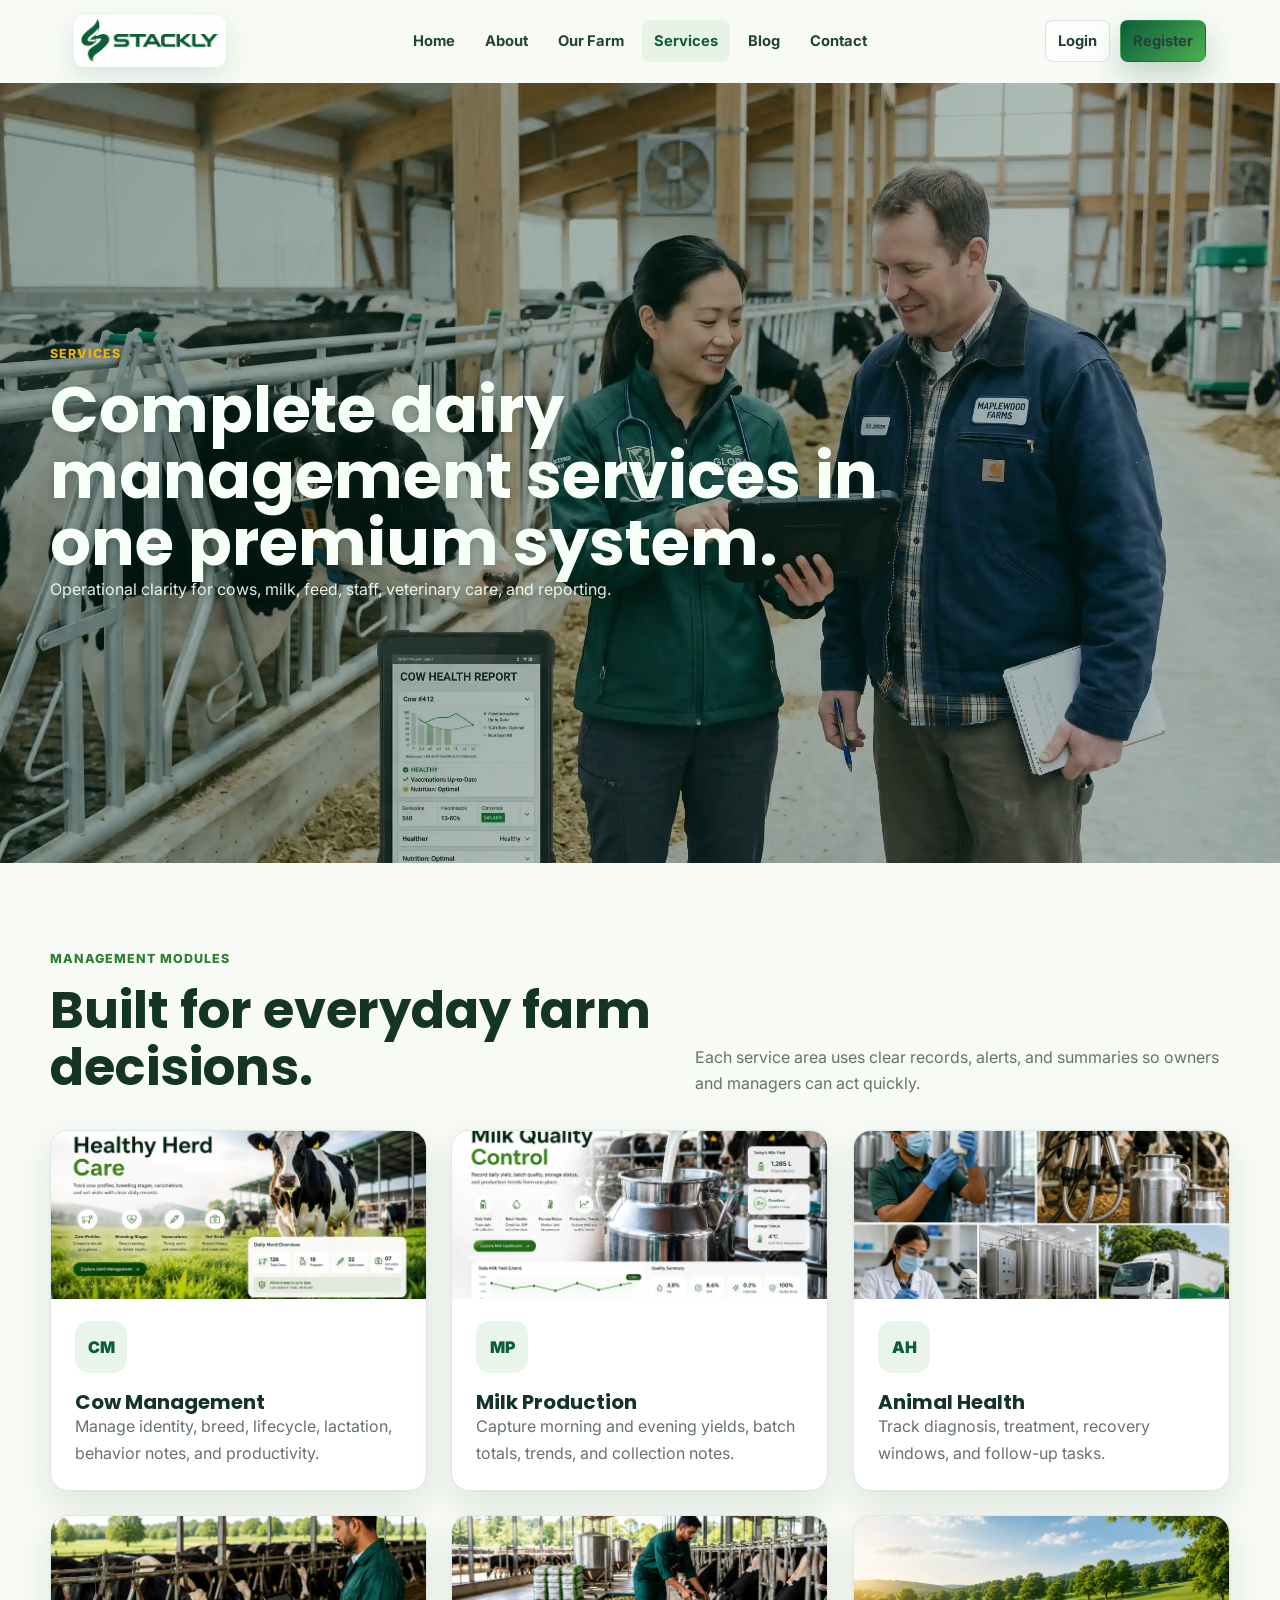
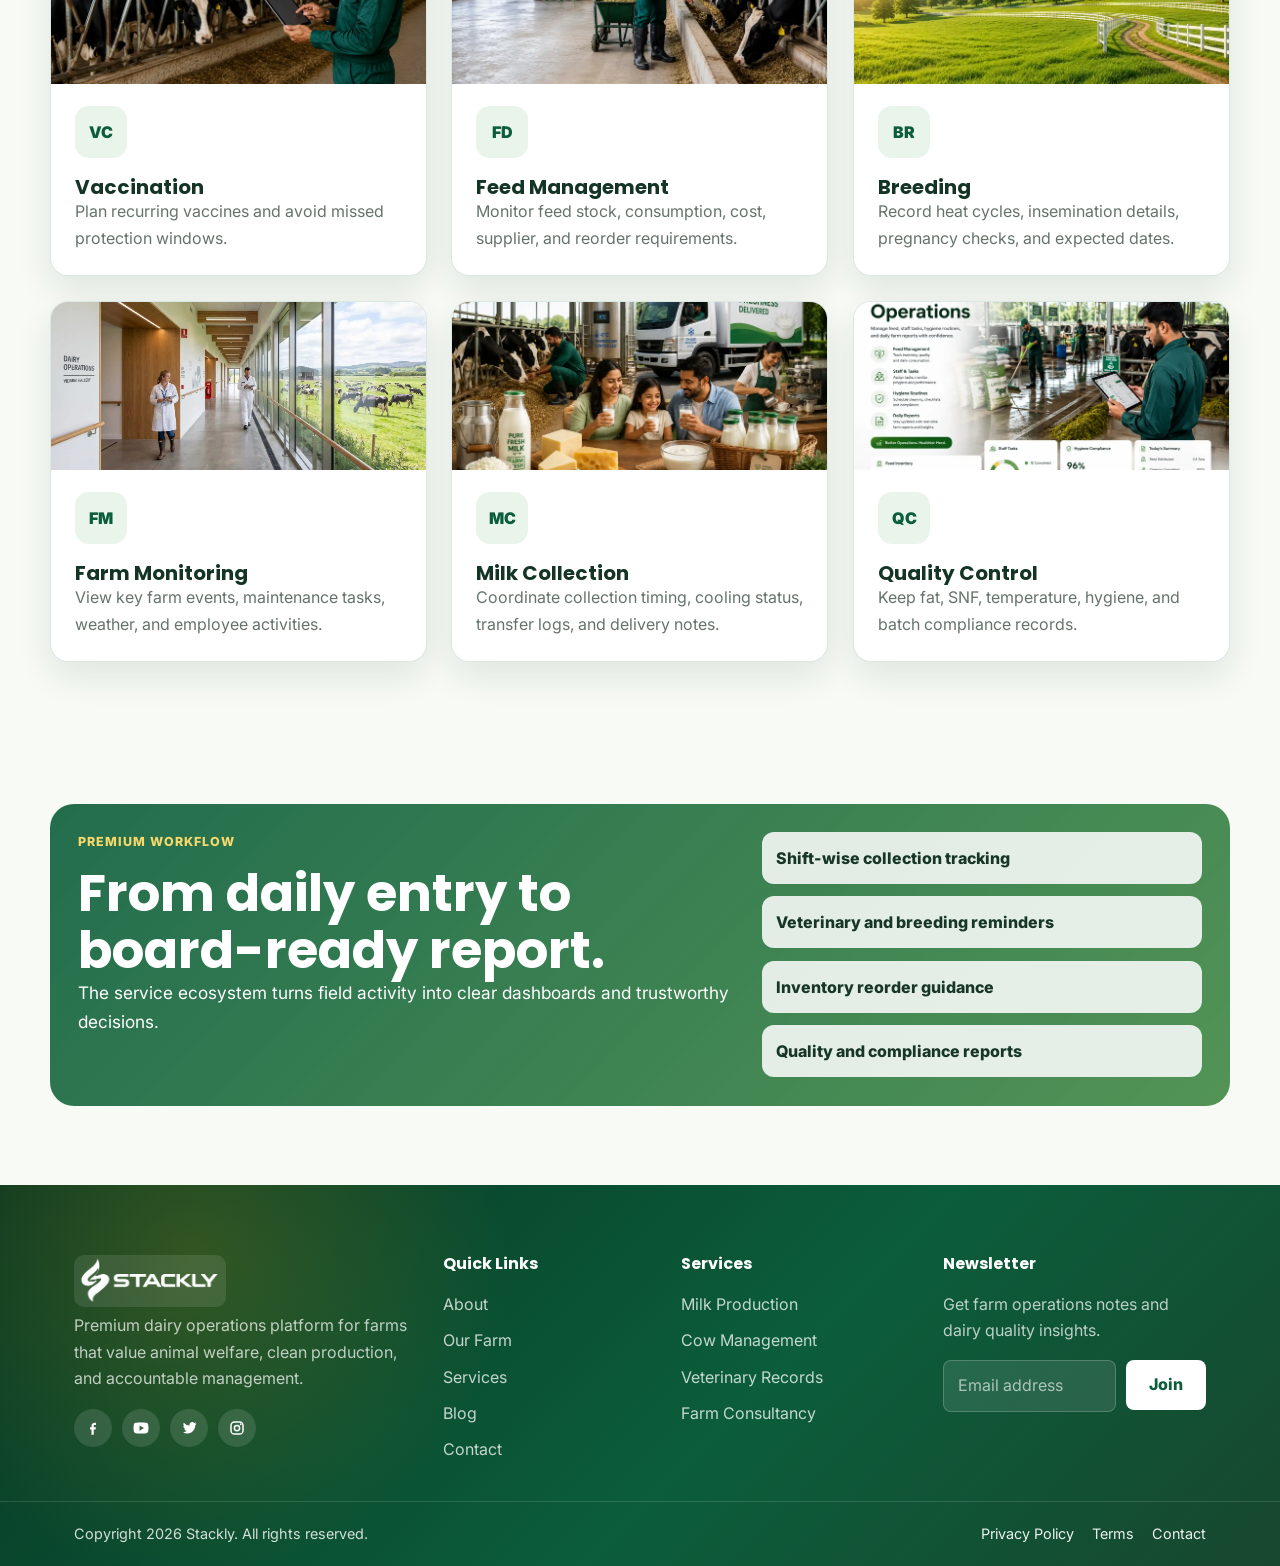
<file: services.html>
<!DOCTYPE html><html lang="en"><head><meta charset="UTF-8"><meta name="viewport" content="width=device-width, initial-scale=1.0"><meta name="description" content="Dairy farm management services for cattle, milk production, health, feed, breeding, monitoring, and quality control."><title>Services | Stackly</title><link rel="stylesheet" href="css/style.css"><link rel="stylesheet" href="css/animations.css"><link rel="stylesheet" href="https://unpkg.com/aos@2.3.4/dist/aos.css"></head><body><script>document.body.classList.add("is-loading");document.body.insertAdjacentHTML("afterbegin", `<div id="stackly-page-loader" class="page-loader" aria-hidden="true"><div class="page-loader-card" role="status" aria-live="polite" aria-label="Loading Stackly"><span class="page-loader-ring" aria-hidden="true"></span><span class="page-loader-logo"><img src="assets/images/logo stackly.webp" alt=""></span><strong>Loading Stackly</strong></div></div>`);</script>
<header class="site-header"><div class="nav-wrap"><a class="brand" href="index.html"><span class="brand-mark"><img src="assets/images/logo stackly.webp" alt="Stackly logo"></span></a><button class="menu-toggle" aria-label="Open navigation" aria-expanded="false"><span></span><span></span><span></span></button><div class="nav-panel"><nav class="nav-links"><a data-nav href="index.html">Home</a><a data-nav href="about.html">About</a><a data-nav href="our-farm.html">Our Farm</a><a data-nav href="services.html">Services</a><a data-nav href="blog.html">Blog</a><a data-nav href="contact.html">Contact</a></nav><div class="nav-actions"><a class="btn-outline" data-nav href="login.html">Login</a><a class="btn-solid" data-nav href="register.html">Register</a></div></div></div></header>
<main class="page-shell"><section class="page-hero" style="background-image:linear-gradient(120deg, rgba(4, 38, 24, 0.34) 0%, rgba(7, 55, 35, 0.2) 52%, rgba(7, 55, 35, 0.1) 100%), url('assets/images/services_herosection.webp'); background-size:cover, cover; background-position:center, center; background-repeat:no-repeat, no-repeat;"><div class="container reveal"><p class="section-kicker" style="color:#f7d96b">Services</p><h1>Complete dairy management services in one premium system.</h1><p class="lead">Operational clarity for cows, milk, feed, staff, veterinary care, and reporting.</p></div></section>
<section class="section"><div class="container"><div class="section-head reveal"><div><p class="section-kicker">Management modules</p><h2>Built for everyday farm decisions.</h2></div><p>Each service area uses clear records, alerts, and summaries so owners and managers can act quickly.</p></div><div class="grid-3 services-modules-grid">
<article class="card service-card reveal" role="link" tabindex="0" onclick="location.href='404.html'" onkeydown="if(event.key==='Enter'){location.href='404.html'}"><img class="service-card-img" src="assets/images/healthy-herd-care-hero.webp" alt="Cow management on a healthy dairy farm"><span class="icon-box">CM</span><h3>Cow Management</h3><p>Manage identity, breed, lifecycle, lactation, behavior notes, and productivity.</p></article>
<article class="card service-card reveal" role="link" tabindex="0" onclick="location.href='404.html'" onkeydown="if(event.key==='Enter'){location.href='404.html'}"><img class="service-card-img" src="assets/images/milk-quality-control-hero.webp" alt="Milk production and quality control records"><span class="icon-box">MP</span><h3>Milk Production</h3><p>Capture morning and evening yields, batch totals, trends, and collection notes.</p></article>
<article class="card service-card reveal"><img class="service-card-img" src="assets/images/quality-assurance-collage.webp" alt="Animal health and veterinary quality checks"><span class="icon-box">AH</span><h3>Animal Health</h3><p>Track diagnosis, treatment, recovery windows, and follow-up tasks.</p></article>
<article class="card service-card reveal"><img class="service-card-img" src="assets/images/herd-records-background.webp" alt="Vaccination planning and herd records"><span class="icon-box">VC</span><h3>Vaccination</h3><p>Plan recurring vaccines and avoid missed protection windows.</p></article>
<article class="card service-card reveal"><img class="service-card-img" src="assets/images/feed-planning-background.webp" alt="Feed management planning and stock visibility"><span class="icon-box">FD</span><h3>Feed Management</h3><p>Monitor feed stock, consumption, cost, supplier, and reorder requirements.</p></article>
<article class="card service-card reveal"><img class="service-card-img" src="assets/images/pasture-care-background.webp" alt="Breeding and pasture care environment"><span class="icon-box">BR</span><h3>Breeding</h3><p>Record heat cycles, insemination details, pregnancy checks, and expected dates.</p></article>
<article class="card service-card reveal"><img class="service-card-img" src="assets/images/Our_farm_herosection.webp" alt="Farm monitoring and operations overview"><span class="icon-box">FM</span><h3>Farm Monitoring</h3><p>View key farm events, maintenance tasks, weather, and employee activities.</p></article>
<article class="card service-card reveal"><img class="service-card-img" src="assets/images/fresh-dairy-promise.webp" alt="Milk collection and fresh dairy handling"><span class="icon-box">MC</span><h3>Milk Collection</h3><p>Coordinate collection timing, cooling status, transfer logs, and delivery notes.</p></article>
<article class="card service-card reveal"><img class="service-card-img" src="assets/images/clean-farm-operations-hero.webp" alt="Quality control in clean farm operations"><span class="icon-box">QC</span><h3>Quality Control</h3><p>Keep fat, SNF, temperature, hygiene, and batch compliance records.</p></article>
</div></div></section>
<section class="section compact"><div class="container feature-band reveal"><div><p class="section-kicker" style="color:#f7d96b">Premium workflow</p><h2>From daily entry to board-ready report.</h2><p class="lead">The service ecosystem turns field activity into clear dashboards and trustworthy decisions.</p></div><ul class="feature-list"><li>Shift-wise collection tracking</li><li>Veterinary and breeding reminders</li><li>Inventory reorder guidance</li><li>Quality and compliance reports</li></ul></div></section></main>
<footer class="site-footer"><div class="footer-grid"><div class="footer-col"><a class="brand" href="index.html"><span class="brand-mark"><img src="assets/images/logo stackly.webp" alt="Stackly logo"></span></a><p>Premium dairy operations platform for farms that value animal welfare, clean production, and accountable management.</p><div class="social-row"><a href="404.html" aria-label="Facebook"><svg viewBox="0 0 24 24" aria-hidden="true"><path d="M14 8h2V5h-2c-2.2 0-4 1.8-4 4v2H8v3h2v7h3v-7h2.4l.6-3h-3V9c0-.6.4-1 1-1Z"/></svg></a><a href="404.html" aria-label="YouTube"><svg viewBox="0 0 24 24" aria-hidden="true"><path d="M21.5 7.2a3 3 0 0 0-2.1-2.1C17.5 4.6 12 4.6 12 4.6s-5.5 0-7.4.5a3 3 0 0 0-2.1 2.1A31.9 31.9 0 0 0 2 12a31.9 31.9 0 0 0 .5 4.8 3 3 0 0 0 2.1 2.1c1.9.5 7.4.5 7.4.5s5.5 0 7.4-.5a3 3 0 0 0 2.1-2.1A31.9 31.9 0 0 0 22 12a31.9 31.9 0 0 0-.5-4.8ZM10 15.5v-7l6 3.5-6 3.5Z"/></svg></a><a href="404.html" aria-label="Twitter"><svg viewBox="0 0 24 24" aria-hidden="true"><path d="M22 5.9c-.7.3-1.4.5-2.2.6.8-.5 1.3-1.2 1.6-2.1-.7.4-1.5.8-2.4.9A3.7 3.7 0 0 0 12.6 8c0 .3 0 .6.1.8A10.5 10.5 0 0 1 5.1 5a3.7 3.7 0 0 0 1.1 4.9c-.6 0-1.2-.2-1.7-.5v.1c0 1.8 1.3 3.3 3 3.6-.5.1-1.1.2-1.7.1.5 1.5 1.9 2.6 3.5 2.6A7.5 7.5 0 0 1 4 17.6a10.5 10.5 0 0 0 5.7 1.7c6.8 0 10.6-5.7 10.6-10.6v-.5c.7-.5 1.3-1.1 1.7-1.8Z"/></svg></a><a href="404.html" aria-label="Instagram"><svg viewBox="0 0 24 24" aria-hidden="true"><rect x="4" y="4" width="16" height="16" rx="4.5" fill="none" stroke="currentColor" stroke-width="2"/><circle cx="12" cy="12" r="3.5" fill="none" stroke="currentColor" stroke-width="2"/><circle cx="17" cy="7" r="1.2"/></svg></a></div></div><div class="footer-col"><h3>Quick Links</h3><ul><li><a href="about.html">About</a></li><li><a href="our-farm.html">Our Farm</a></li><li><a href="services.html">Services</a></li><li><a href="blog.html">Blog</a></li><li><a href="404.html">Contact</a></li></ul></div><div class="footer-col"><h3>Services</h3><ul><li><a href="404.html">Milk Production</a></li><li><a href="404.html">Cow Management</a></li><li><a href="404.html">Veterinary Records</a></li><li><a href="404.html">Farm Consultancy</a></li></ul></div><div class="footer-col"><h3>Newsletter</h3><p>Get farm operations notes and dairy quality insights.</p><form class="newsletter-form" data-newsletter><input type="email" placeholder="Email address" required><button class="btn-light" type="submit">Join</button><span class="success-message"></span></form></div></div><div class="footer-bottom"><div class="footer-bottom-inner"><span>Copyright <span data-year></span> Stackly. All rights reserved.</span><div class="footer-legal"><a href="404.html">Privacy Policy</a><a href="404.html">Terms</a><a href="404.html">Contact</a></div></div></div></footer><button class="back-to-top" aria-label="Back to top">&uarr;</button><script src="js/navigation.js"></script><script src="https://unpkg.com/aos@2.3.4/dist/aos.js"></script><script src="js/animations.js"></script><script src="js/main.js"></script></body></html>
</file>
<file: css/style.css>
@import url("https://fonts.googleapis.com/css2?family=Inter:wght@400;500;600;700;800&family=Poppins:wght@600;700;800&display=swap");
@import url("./variables.css");
@import url("./header.css");
@import url("./footer.css");
@import url("./animations.css");
@import url("./pages.css?v=5");
@import url("./responsive.css?v=4");

* {
  box-sizing: border-box;
}

html {
  scroll-behavior: smooth;
}

body {
  margin: 0;
  min-width: 320px;
  color: var(--text);
  background: var(--background);
  font-family: var(--font-body);
  line-height: 1.65;
}

body.nav-open {
  overflow: hidden;
}

body.is-loading {
  overflow: hidden;
}

.page-loader {
  position: fixed;
  inset: 0;
  z-index: 9999;
  display: grid;
  place-items: center;
  padding: 24px;
  background: #d8eed6;
  opacity: 0;
  visibility: hidden;
  pointer-events: none;
  transition: opacity 0.28s ease, visibility 0.28s ease;
}

body.is-loading .page-loader {
  opacity: 1;
  visibility: visible;
  pointer-events: auto;
}

.page-loader-card {
  position: relative;
  display: grid;
  justify-items: center;
  gap: 10px;
  width: min(100%, 320px);
  padding: 0;
  border: 0;
  border-radius: 0;
  background: transparent;
  box-shadow: none;
  backdrop-filter: none;
  text-align: center;
}

.page-loader-card strong {
  color: #143526;
  font-family: var(--font-heading);
  font-size: 1.05rem;
  letter-spacing: 0.02em;
}

.page-loader-card span {
  color: rgba(20, 53, 38, 0.72);
  font-size: 0.95rem;
}

.page-loader-logo {
  width: 148px;
  min-height: 64px;
  display: grid;
  place-items: center;
  padding: 0;
  border: 0;
  border-radius: 0;
  background: transparent;
  box-shadow: none;
}

.page-loader-logo img {
  width: 100%;
  height: auto;
  filter: brightness(0) saturate(100%) invert(25%) sepia(56%) saturate(612%) hue-rotate(92deg) brightness(92%) contrast(88%);
}

.page-loader-ring {
  width: 58px;
  height: 58px;
  border-radius: 50%;
  border: 3px solid rgba(31, 127, 60, 0.16);
  border-top-color: #2e7d32;
  border-right-color: rgba(88, 178, 79, 0.42);
  animation: stackly-spin 1s linear infinite;
}

@keyframes stackly-spin {
  to {
    transform: rotate(360deg);
  }
}

img {
  max-width: 100%;
  display: block;
}

a {
  text-decoration: none;
}

ul {
  list-style: none;
  padding: 0;
  margin: 0;
}

button,
input,
textarea,
select {
  font: inherit;
}

button,
a {
  -webkit-tap-highlight-color: transparent;
}

.container {
  width: min(100% - 48px, var(--max));
  margin: 0 auto;
}

.section {
  padding: 86px 0;
}

.section.compact {
  padding: 56px 0;
}

.section-kicker {
  margin: 0 0 12px;
  color: var(--secondary);
  font-weight: 800;
  text-transform: uppercase;
  letter-spacing: 0.08em;
  font-size: 0.78rem;
}

h1,
h2,
h3,
h4 {
  margin: 0;
  color: #143526;
  font-family: var(--font-heading);
  line-height: 1.12;
}

h1 {
  font-size: clamp(2.8rem, 7vw, 5.9rem);
  letter-spacing: 0;
}

h2 {
  font-size: clamp(2rem, 4vw, 3.45rem);
}

h3 {
  font-size: 1.25rem;
}

p {
  margin: 0;
  color: var(--muted);
}

.lead {
  max-width: 720px;
  font-size: 1.08rem;
  color: #53675d;
}

.section-head {
  display: flex;
  align-items: end;
  justify-content: space-between;
  gap: 24px;
  margin-bottom: 34px;
}

.section-head p {
  max-width: 560px;
}

.btn-solid,
.btn-outline,
.btn-light,
.btn-small {
  position: relative;
  overflow: hidden;
  display: inline-flex;
  align-items: center;
  justify-content: center;
  gap: 8px;
  border-radius: var(--radius);
  border: 1px solid transparent;
  cursor: pointer;
  font-weight: 800;
  transition: transform 0.2s ease, box-shadow 0.2s ease, background 0.2s ease;
}

.btn-solid {
  min-height: 50px;
  padding: 0 22px;
  color: var(--white);
  background: linear-gradient(135deg, var(--primary), var(--accent));
  box-shadow: 0 14px 30px rgba(11, 93, 59, 0.24);
}

.btn-outline {
  min-height: 50px;
  padding: 0 22px;
  color: var(--primary);
  background: rgba(255, 255, 255, 0.68);
  border-color: var(--line);
}

.btn-light {
  min-height: 50px;
  padding: 0 22px;
  color: var(--primary);
  background: var(--white);
}

.btn-small {
  min-height: 40px;
  padding: 0 14px;
  color: var(--primary);
  background: rgba(76, 175, 80, 0.1);
}

.btn-solid:hover,
.btn-outline:hover,
.btn-light:hover,
.btn-small:hover,
.card:hover {
  transform: translateY(-3px);
}

.card {
  border: 1px solid var(--line);
  border-radius: var(--radius-lg);
  background: var(--white);
  box-shadow: var(--shadow-soft);
  transition: transform 0.25s ease, box-shadow 0.25s ease, border-color 0.25s ease, background 0.25s ease, color 0.25s ease;
}

.card:not(.contact-form):hover {
  color: var(--text);
  border-color: rgba(11, 93, 59, 0.18);
  background: linear-gradient(180deg, rgba(255, 255, 255, 0.99), rgba(243, 250, 242, 0.96));
  box-shadow: 0 18px 40px rgba(20, 54, 38, 0.1);
  cursor: pointer;
}

.card:not(.contact-form):hover h1,
.card:not(.contact-form):hover h2,
.card:not(.contact-form):hover h3,
.card:not(.contact-form):hover h4,
.card:not(.contact-form):hover p,
.card:not(.contact-form):hover li,
.card:not(.contact-form):hover strong,
.card:not(.contact-form):hover span,
.card:not(.contact-form):hover .meta,
.card:not(.contact-form):hover .stat-number {
  color: inherit;
}

.card:not(.contact-form):hover .icon-box,
.card:not(.contact-form):hover .timeline-year {
  color: var(--primary);
  background: rgba(11, 93, 59, 0.08);
}

.feature-card,
.service-card,
.blog-card,
.value-card,
.timeline-item,
.dashboard-card,
.sidebar-box,
.about-feature-card,
.faq-card,
.impact-card,
.product-card,
.gallery-card,
.testimonial-card,
.quality-panel,
.quality-image,
.auth-card {
  transition: transform 0.25s ease, box-shadow 0.25s ease, border-color 0.25s ease, background 0.25s ease;
}

.feature-card:hover,
.service-card:hover,
.blog-card:hover,
.value-card:hover,
.timeline-item:hover,
.dashboard-card:hover,
.sidebar-box:hover,
.about-feature-card:hover,
.faq-card:hover,
.impact-card:hover,
.product-card:hover,
.gallery-card:hover,
.testimonial-card:hover,
.quality-panel:hover,
.quality-image:hover,
.auth-card:hover {
  transform: translateY(-4px);
  color: var(--text);
  background: linear-gradient(180deg, rgba(255, 255, 255, 0.99), rgba(243, 250, 242, 0.96));
  border-color: rgba(11, 93, 59, 0.18);
  box-shadow: 0 20px 44px rgba(20, 54, 38, 0.12);
  cursor: pointer;
}

.feature-card:hover h1,
.feature-card:hover h2,
.feature-card:hover h3,
.feature-card:hover h4,
.feature-card:hover p,
.feature-card:hover strong,
.feature-card:hover span,
.service-card:hover h1,
.service-card:hover h2,
.service-card:hover h3,
.service-card:hover h4,
.service-card:hover p,
.service-card:hover strong,
.service-card:hover span,
.blog-card:hover h1,
.blog-card:hover h2,
.blog-card:hover h3,
.blog-card:hover h4,
.blog-card:hover p,
.blog-card:hover strong,
.blog-card:hover span,
.value-card:hover h1,
.value-card:hover h2,
.value-card:hover h3,
.value-card:hover h4,
.value-card:hover p,
.value-card:hover strong,
.value-card:hover span,
.timeline-item:hover h1,
.timeline-item:hover h2,
.timeline-item:hover h3,
.timeline-item:hover h4,
.timeline-item:hover p,
.timeline-item:hover strong,
.timeline-item:hover span,
.sidebar-box:hover h1,
.sidebar-box:hover h2,
.sidebar-box:hover h3,
.sidebar-box:hover h4,
.sidebar-box:hover p,
.sidebar-box:hover strong,
.sidebar-box:hover span,
.dashboard-card:hover h1,
.dashboard-card:hover h2,
.dashboard-card:hover h3,
.dashboard-card:hover h4,
.dashboard-card:hover p,
.dashboard-card:hover strong,
.dashboard-card:hover span,
.about-feature-card:hover h1,
.about-feature-card:hover h2,
.about-feature-card:hover h3,
.about-feature-card:hover h4,
.about-feature-card:hover p,
.about-feature-card:hover strong,
.about-feature-card:hover span,
.faq-card:hover h1,
.faq-card:hover h2,
.faq-card:hover h3,
.faq-card:hover h4,
.faq-card:hover p,
.faq-card:hover strong,
.faq-card:hover span,
.impact-card:hover h1,
.impact-card:hover h2,
.impact-card:hover h3,
.impact-card:hover h4,
.impact-card:hover p,
.impact-card:hover strong,
.impact-card:hover span,
.product-card:hover h1,
.product-card:hover h2,
.product-card:hover h3,
.product-card:hover h4,
.product-card:hover p,
.product-card:hover strong,
.product-card:hover span,
.gallery-card:hover h1,
.gallery-card:hover h2,
.gallery-card:hover h3,
.gallery-card:hover h4,
.gallery-card:hover p,
.gallery-card:hover strong,
.gallery-card:hover span,
.testimonial-card:hover h1,
.testimonial-card:hover h2,
.testimonial-card:hover h3,
.testimonial-card:hover h4,
.testimonial-card:hover p,
.testimonial-card:hover strong,
.testimonial-card:hover span,
.quality-panel:hover h1,
.quality-panel:hover h2,
.quality-panel:hover h3,
.quality-panel:hover h4,
.quality-panel:hover p,
.quality-panel:hover strong,
.quality-panel:hover span,
.quality-image:hover h1,
.quality-image:hover h2,
.quality-image:hover h3,
.quality-image:hover h4,
.quality-image:hover p,
.quality-image:hover strong,
.quality-image:hover span {
  color: inherit;
}

.feature-card,
.service-card,
.blog-card,
.value-card,
.timeline-item,
.dashboard-card,
.sidebar-box {
  cursor: pointer;
}

.glass {
  border: 1px solid rgba(255, 255, 255, 0.42);
  background: var(--glass);
  box-shadow: var(--shadow-soft);
  backdrop-filter: blur(20px);
}

.grid-2,
.grid-3,
.grid-4 {
  display: grid;
  gap: 24px;
}

.grid-2 { grid-template-columns: repeat(2, minmax(0, 1fr)); }
.grid-3 { grid-template-columns: repeat(3, minmax(0, 1fr)); }
.grid-4 { grid-template-columns: repeat(4, minmax(0, 1fr)); }

.stat-number {
  color: var(--primary);
  font: 800 2.45rem var(--font-heading);
}

.form-field {
  position: relative;
  display: grid;
  gap: 8px;
}

.form-field label {
  color: #2d4739;
  font-weight: 800;
  font-size: 0.9rem;
}

input,
textarea,
select {
  width: 100%;
  min-height: 52px;
  border: 1px solid rgba(11, 93, 59, 0.16);
  border-radius: var(--radius);
  padding: 0 14px;
  color: var(--text);
  background: rgba(255, 255, 255, 0.86);
  outline: none;
  transition: border-color 0.2s ease, box-shadow 0.2s ease;
}

textarea {
  min-height: 130px;
  padding-top: 14px;
  resize: vertical;
}

input:focus,
textarea:focus,
select:focus {
  border-color: var(--accent);
  box-shadow: 0 0 0 4px rgba(76, 175, 80, 0.14);
}

.error-message {
  min-height: 18px;
  color: #b42318;
  font-size: 0.82rem;
}

.success-message {
  color: var(--primary);
  font-weight: 800;
}

.page-hero {
  position: relative;
  min-height: min(780px, calc(100vh - 82px));
  display: grid;
  align-items: center;
  overflow: hidden;
  color: var(--white);
  padding: 72px 0;
  background:
    linear-gradient(120deg, rgba(4, 38, 24, 0.18) 0%, rgba(7, 55, 35, 0.08) 52%, rgba(7, 55, 35, 0.04) 100%),
    var(--hero-image);
  background-color: #174d31;
  background-size: cover;
  background-position: center;
  background-repeat: no-repeat;
}

.page-hero::before {
  content: "";
  position: absolute;
  inset: 0;
  z-index: 1;
  background: rgba(4, 38, 24, 0.18);
  pointer-events: none;
}

.page-hero .container {
  position: relative;
  z-index: 2;
  max-width: 860px;
  margin-left: max(24px, calc((100% - var(--max)) / 2));
  padding: 0;
  background: transparent;
  border: 0;
  box-shadow: none;
  backdrop-filter: none;
  -webkit-backdrop-filter: none;
}

.page-hero h1,
.page-hero p {
  color: #f7fff8;
  text-shadow: 0 2px 10px rgba(7, 55, 35, 0.28);
}

.page-hero .section-kicker {
  color: #f4b400 !important;
}

.page-hero h1 {
  font-size: clamp(2.4rem, 5vw, 4.6rem);
  line-height: 1.04;
}

.page-hero .lead {
  color: rgba(247, 255, 248, 0.92);
  font-size: 1rem;
  max-width: 62ch;
}

@media (max-width: 760px) {
  .page-hero {
    min-height: 620px;
    padding: 64px 0;
  }

  .page-hero .container {
    margin-left: auto;
    margin-right: auto;
    padding: 0;
  }
}
</file>
<file: css/animations.css>
.reveal:not([data-aos]) {
  opacity: 0;
  transform: translateY(26px);
  transition: opacity 0.7s ease, transform 0.7s ease;
}

.reveal.is-visible {
  opacity: 1;
  transform: none;
}

.fade-left { transform: translateX(-28px); }
.fade-right { transform: translateX(28px); }
.zoom-in { transform: scale(0.94); }
.slide-up { transform: translateY(38px); }

.reveal.is-visible.fade-left,
.reveal.is-visible.fade-right,
.reveal.is-visible.zoom-in,
.reveal.is-visible.slide-up {
  transform: none;
}

@keyframes float {
  0%, 100% { transform: translateY(0); }
  50% { transform: translateY(-14px); }
}

@keyframes cardFloat {
  0%, 100% { transform: translate3d(0, 0, 0); }
  50% { transform: translate3d(0, -12px, 0); }
}

@keyframes gridDrift {
  from { background-position: 0 0; }
  to { background-position: 92px 92px; }
}

@keyframes orbitSpin {
  from { transform: rotate(0deg) scale(1); }
  50% { transform: rotate(180deg) scale(1.04); }
  to { transform: rotate(360deg) scale(1); }
}

@keyframes heroLightSweep {
  0%, 26% { transform: translateX(-120%); opacity: 0; }
  38% { opacity: 1; }
  56%, 100% { transform: translateX(120%); opacity: 0; }
}

@keyframes glassSweep {
  0%, 34% { transform: translateX(0) rotate(18deg); opacity: 0; }
  48% { opacity: 1; }
  76%, 100% { transform: translateX(420%) rotate(18deg); opacity: 0; }
}

@keyframes breatheGlow {
  0%, 100% { opacity: 0.5; transform: scale(0.98); }
  50% { opacity: 0.88; transform: scale(1.03); }
}

@keyframes livePulse {
  0%, 100% { transform: scale(1); box-shadow: 0 0 0 6px rgba(244, 180, 0, 0.18); }
  50% { transform: scale(0.82); box-shadow: 0 0 0 12px rgba(244, 180, 0, 0.06); }
}

@keyframes farmerRise {
  from { opacity: 0; transform: translateX(-50%) translateY(36px) scale(0.98); }
  to { opacity: 0.95; transform: translateX(-50%) translateY(0) scale(1); }
}

@keyframes farmerFloat {
  0%, 100% { transform: translateX(-50%) translateY(0); }
  50% { transform: translateX(-50%) translateY(-10px); }
}

@keyframes fieldLines {
  0%, 100% { opacity: 0.12; transform: skewY(-7deg) translateY(18%); }
  50% { opacity: 0.22; transform: skewY(-7deg) translateY(16%); }
}

@keyframes pulseGlow {
  0%, 100% { box-shadow: 0 18px 48px rgba(11, 93, 59, 0.14); }
  50% { box-shadow: 0 24px 58px rgba(76, 175, 80, 0.22); }
}

@keyframes pageIn {
  from { opacity: 0; transform: translateY(12px); }
  to { opacity: 1; transform: translateY(0); }
}

.floaty { animation: float 5s ease-in-out infinite; }
.glow-cycle { animation: pulseGlow 4s ease-in-out infinite; }
.page-shell { animation: pageIn 0.5s ease both; }

[data-aos] {
  opacity: 0;
  transition-duration: 0.72s;
  transition-timing-function: cubic-bezier(0.22, 1, 0.36, 1);
  transition-property: transform, opacity;
  will-change: transform, opacity;
}

[data-aos][data-aos-duration] {
  transition-property: transform, opacity;
}

[data-aos].aos-animate {
  opacity: 1;
}

[data-aos].aos-animate:not(:hover) {
  transform: none;
}

[data-aos="fade-up"]:not(.aos-animate) {
  transform: translate3d(0, 30px, 0);
}

[data-aos="fade-right"]:not(.aos-animate) {
  transform: translate3d(-30px, 0, 0);
}

[data-aos="fade-left"]:not(.aos-animate) {
  transform: translate3d(30px, 0, 0);
}

[data-aos="zoom-in"]:not(.aos-animate) {
  transform: scale(0.94);
}

@media (prefers-reduced-motion: reduce) {
  .page-shell,
  .floaty,
  .glow-cycle,
  [data-aos],
  .reveal:not([data-aos]) {
    animation: none !important;
    opacity: 1 !important;
    transform: none !important;
    transition: none !important;
  }
}

.ripple {
  position: absolute;
  border-radius: 50%;
  transform: scale(0);
  animation: ripple 0.55s linear;
  background: rgba(255, 255, 255, 0.45);
  pointer-events: none;
}

@keyframes ripple {
  to {
    transform: scale(4);
    opacity: 0;
  }
}
</file>
